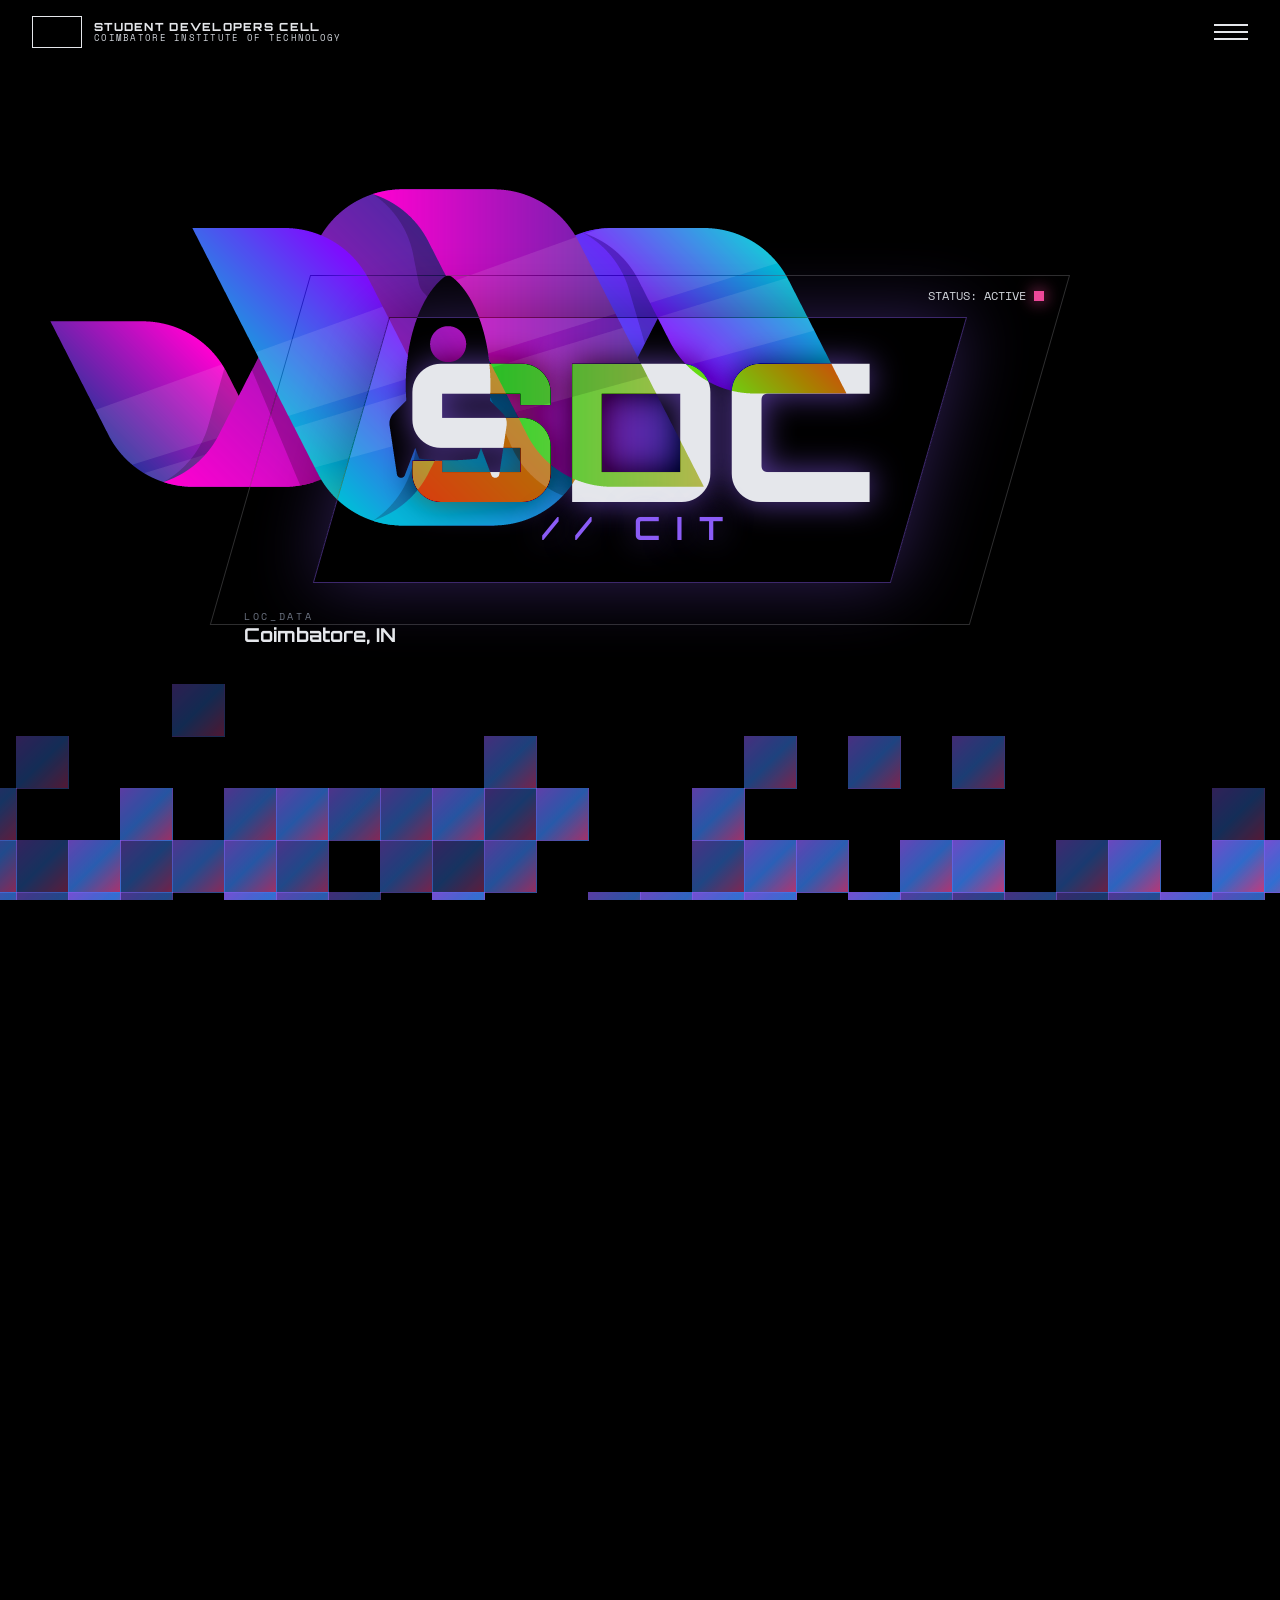
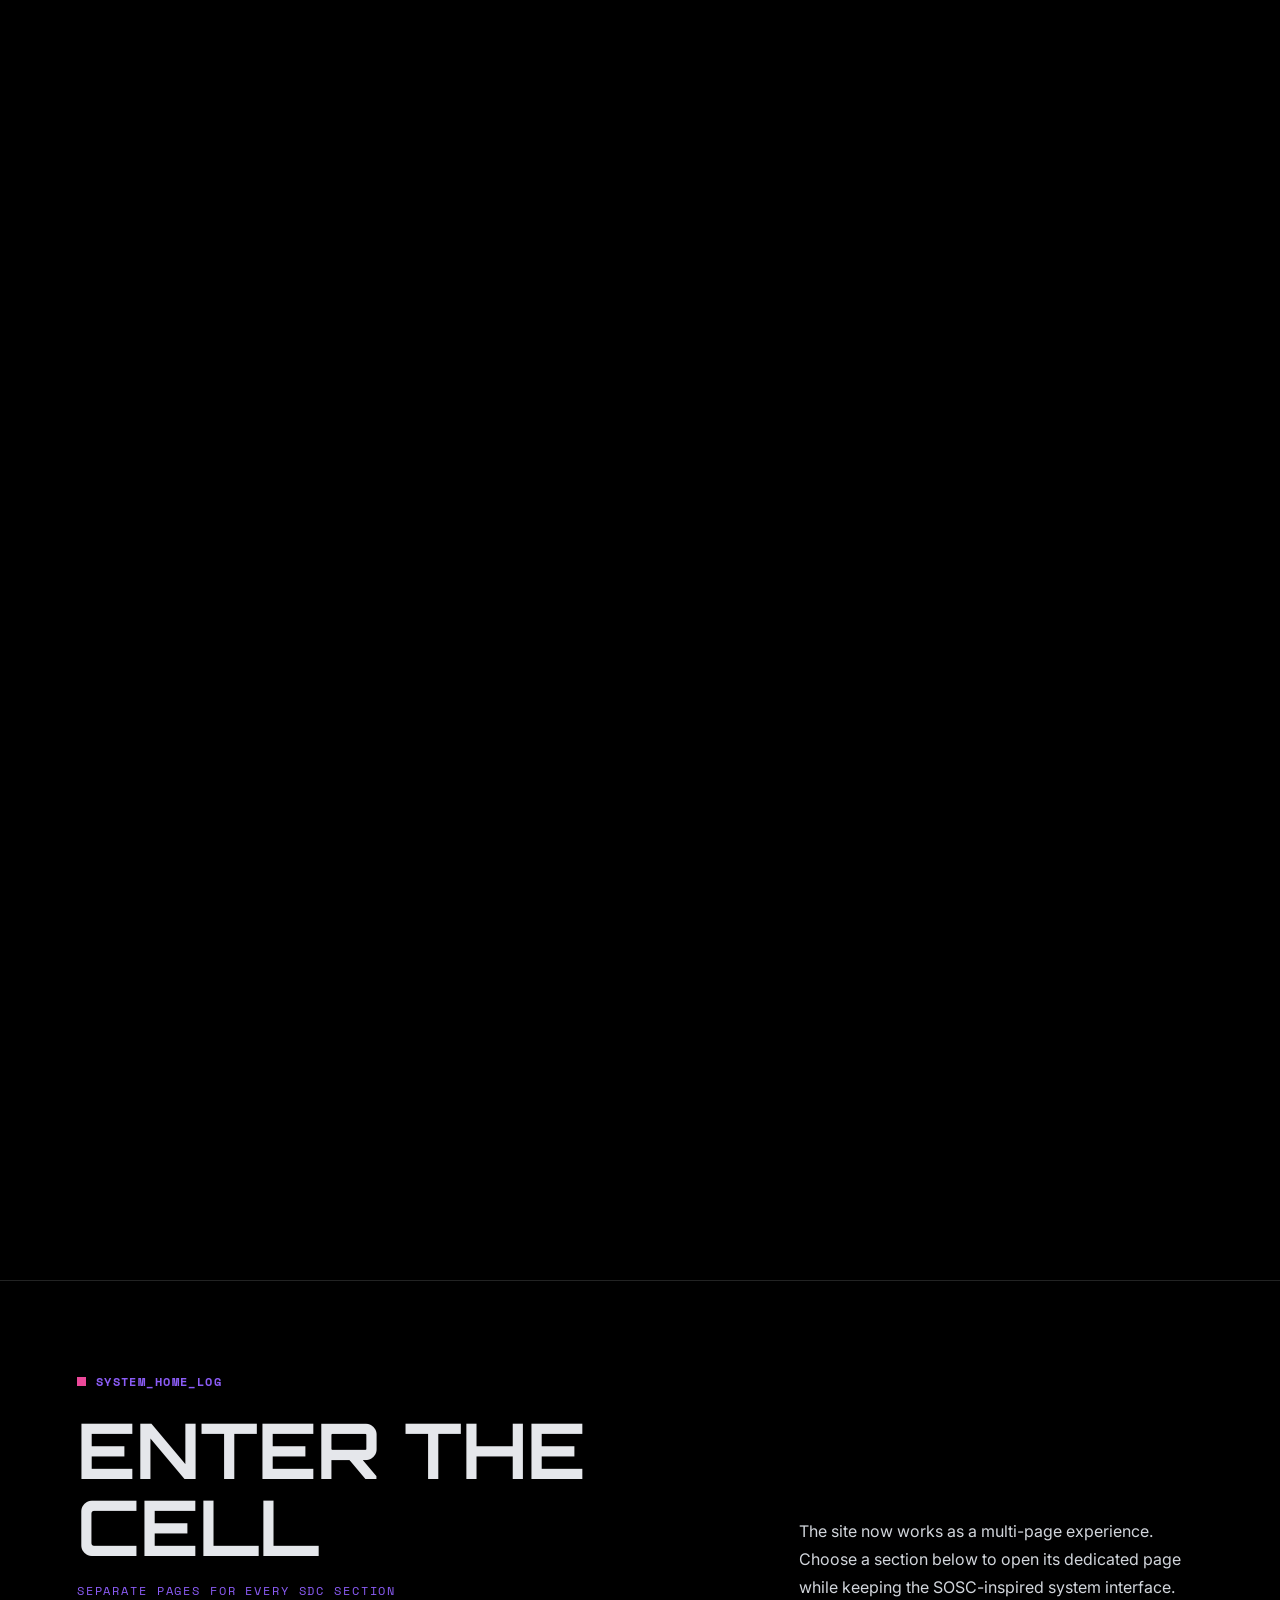
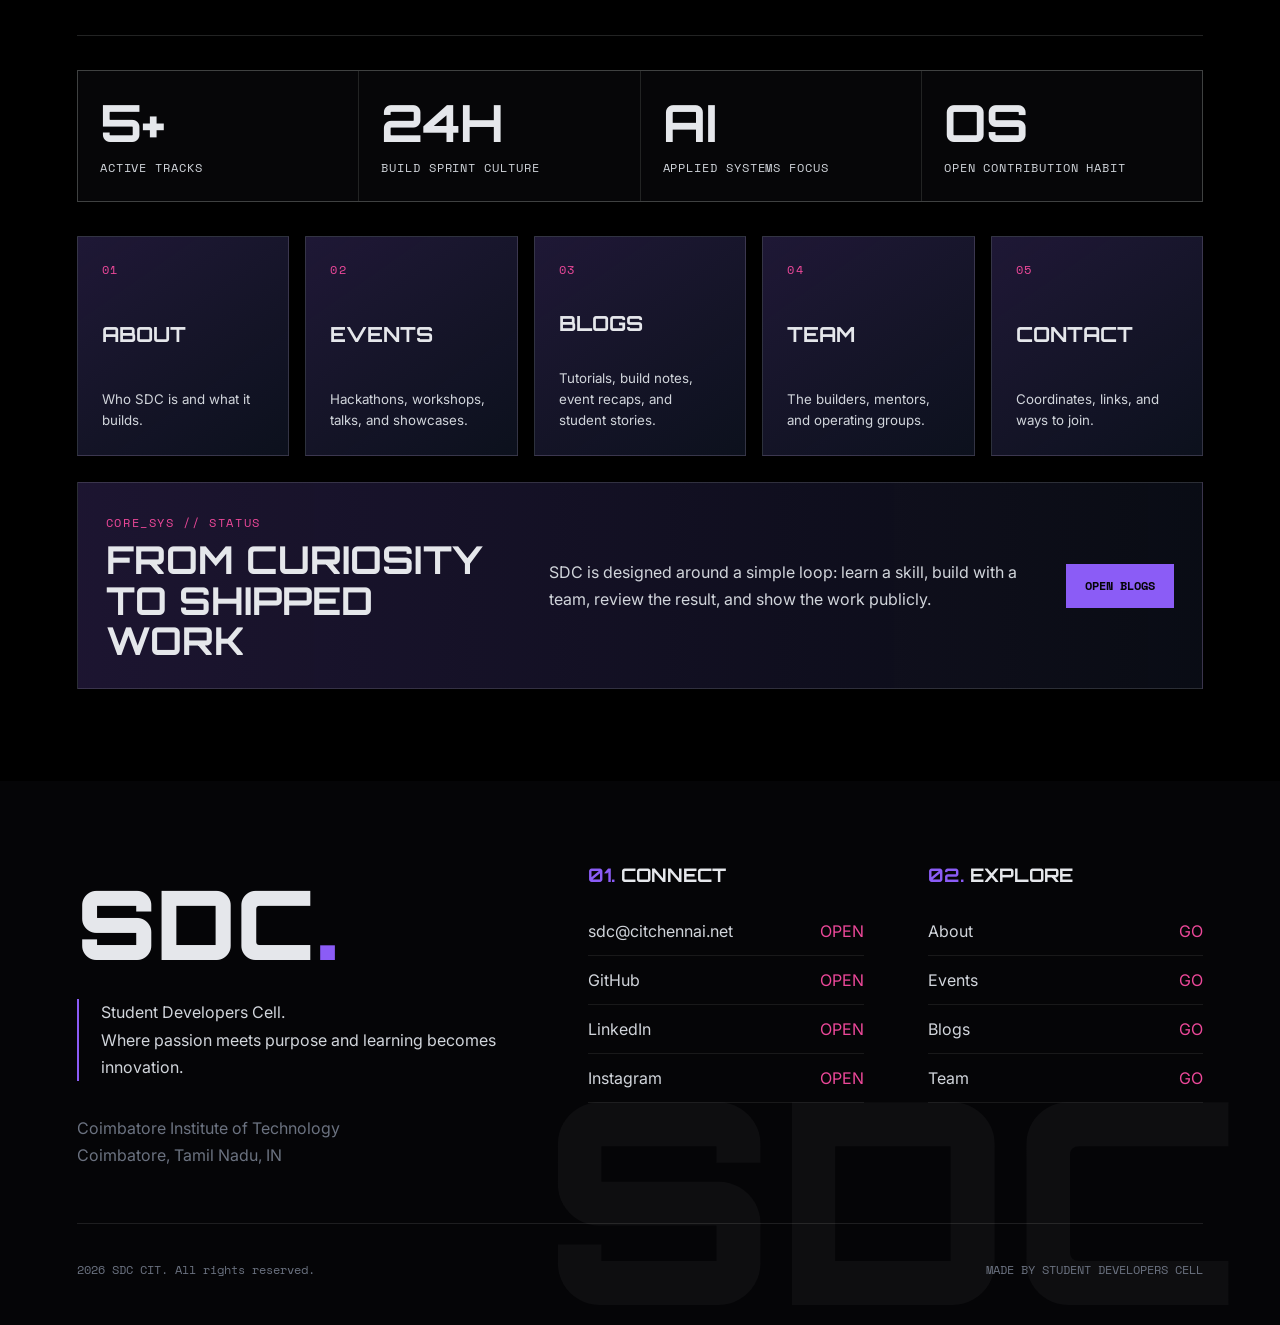
<file: index.html>
<!DOCTYPE html>
<html lang="en">
  <head>
    <meta charset="UTF-8" />
    <meta name="viewport" content="width=device-width, initial-scale=1.0" />
    <meta name="description" content="Student Developers Cell at Coimbatore Institute of Technology." />
    <title>Student Developers Cell - CIT</title>
    <link rel="preconnect" href="https://fonts.googleapis.com" />
    <link rel="preconnect" href="https://fonts.gstatic.com" crossorigin />
    <link
      href="https://fonts.googleapis.com/css2?family=Inter:wght@400;500;600;700;800&family=Orbitron:wght@600;700;900&family=Space+Mono&display=swap"
      rel="stylesheet"
    />
    <link rel="stylesheet" href="styles.css" />
  </head>
  <body>
    <nav class="site-nav" aria-label="Primary navigation">
      <a class="brand" href="index.html" aria-label="Student Developers Cell home">
        <span class="brand-mark" aria-hidden="true"><img src="assets/logo.png" alt="" /></span>
        <span class="brand-copy">
          <span>Student Developers Cell</span>
          <small>Coimbatore Institute of Technology</small>
        </span>
      </a>
      <button class="menu-toggle" id="menuToggle" aria-label="Toggle menu" aria-expanded="false">
        <span></span><span></span><span></span>
      </button>
    </nav>

    <div class="menu-panel" id="menuPanel" aria-hidden="true">
      <div class="menu-bg"></div>
      <div class="menu-topline">
        <span>OPEN SOURCE</span><b>/</b><span>INNOVATION</span><b>/</b><span>COLLABORATION</span>
      </div>
      <div class="menu-pagination">
        <button data-target="index.html">HOME</button>
        <button data-target="about.html">ABOUT</button>
        <button data-target="events.html">EVENTS</button>
        <button data-target="blogs.html">BLOGS</button>
        <button data-target="team.html">TEAM</button>
        <button data-target="contact.html">CONTACT</button>
      </div>
      <div class="menu-links">
        <a href="index.html"><span>01</span>HOME</a>
        <a href="about.html"><span>02</span>ABOUT</a>
        <a href="events.html"><span>03</span>EVENTS</a>
        <a href="blogs.html"><span>04</span>BLOGS</a>
        <a href="team.html"><span>05</span>TEAM</a>
        <a href="contact.html"><span>06</span>CONTACT</a>
      </div>
      <p class="menu-brief">
        At Student Developers Cell, we believe in building innovation through collaboration,
        empowering students with modern technology, and creating a strong ecosystem where
        ideas become shipped products. We encourage hands-on learning, peer mentorship,
        open contribution, and community-driven projects.
      </p>
    </div>

    <main>
      <section class="hero-stage" aria-label="SDC launch hero">
        <div id="landingSpacer" class="landing-spacer"></div>
        <div class="hero-fixed" id="heroFixed">
          <div class="hero-grid" id="heroGrid"></div>
          <div class="hero-orbit" id="heroOrbit">
            <div class="status-chip"><span>STATUS: ACTIVE</span><i></i></div>
            <div class="loc-chip">
              <small>LOC_DATA</small>
              <strong>Coimbatore, IN</strong>
            </div>
            <div class="hero-emblem" aria-hidden="true">
              <span>SDC</span>
              <b>// CIT</b>
            </div>
          </div>
          <div class="hero-title-wrap" id="heroTitleWrap">
            <p class="hero-kicker">Student Developers Cell / Coimbatore Institute of Technology</p>
            <h1><span>BUILDERS</span><span>DEFINE THE FUTURE</span></h1>
            <p class="hero-subcopy">
              A student community for coders, creators, and problem-solvers who turn real
              challenges into shipped products, technical depth, and impact.
            </p>
          </div>
        </div>
      </section>

      <section class="section-shell home-gateway">
        <div class="section-log"><span></span>SYSTEM_HOME_LOG</div>
        <div class="section-heading">
          <div>
            <h2>Enter The Cell</h2>
            <p>Separate pages for every SDC section</p>
          </div>
          <p>
            The site now works as a multi-page experience. Choose a section below to open
            its dedicated page while keeping the SOSC-inspired system interface.
          </p>
        </div>
        <div class="metric-strip reveal">
          <article><strong>5+</strong><span>Active tracks</span></article>
          <article><strong>24H</strong><span>Build sprint culture</span></article>
          <article><strong>AI</strong><span>Applied systems focus</span></article>
          <article><strong>OS</strong><span>Open contribution habit</span></article>
        </div>
        <div class="gateway-grid reveal">
          <a href="about.html"><span>01</span><strong>About</strong><small>Who SDC is and what it builds.</small></a>
          <a href="events.html"><span>02</span><strong>Events</strong><small>Hackathons, workshops, talks, and showcases.</small></a>
          <a href="blogs.html"><span>03</span><strong>Blogs</strong><small>Tutorials, build notes, event recaps, and student stories.</small></a>
          <a href="team.html"><span>04</span><strong>Team</strong><small>The builders, mentors, and operating groups.</small></a>
          <a href="contact.html"><span>05</span><strong>Contact</strong><small>Coordinates, links, and ways to join.</small></a>
        </div>
        <div class="command-panel reveal">
          <div>
            <span>CORE_SYS // STATUS</span>
            <h3>From curiosity to shipped work</h3>
          </div>
          <p>
            SDC is designed around a simple loop: learn a skill, build with a team,
            review the result, and show the work publicly.
          </p>
          <a href="blogs.html">Open Blogs</a>
        </div>
      </section>
    </main>

    <footer class="site-footer">
      <div class="footer-watermark">SDC</div>
      <div class="footer-grid">
        <div class="footer-brand">
          <a href="index.html">SDC<span>.</span></a>
          <p>Student Developers Cell.<br />Where passion meets purpose and learning becomes innovation.</p>
          <address>Coimbatore Institute of Technology<br />Coimbatore, Tamil Nadu, IN</address>
        </div>
        <div>
          <h3><span>01.</span> CONNECT</h3>
          <ul>
            <li><a href="mailto:sdc@citchennai.net">sdc@citchennai.net <span>OPEN</span></a></li>
            <li><a href="#">GitHub <span>OPEN</span></a></li>
            <li><a href="#">LinkedIn <span>OPEN</span></a></li>
            <li><a href="#">Instagram <span>OPEN</span></a></li>
          </ul>
        </div>
        <div>
          <h3><span>02.</span> EXPLORE</h3>
          <ul>
            <li><a href="about.html">About <span>GO</span></a></li>
            <li><a href="events.html">Events <span>GO</span></a></li>
            <li><a href="blogs.html">Blogs <span>GO</span></a></li>
            <li><a href="team.html">Team <span>GO</span></a></li>
          </ul>
        </div>
      </div>
      <div class="footer-bottom">
        <p>2026 SDC CIT. All rights reserved.</p>
        <p>MADE BY STUDENT DEVELOPERS CELL</p>
      </div>
    </footer>

    <script src="script.js"></script>
  </body>
</html>
</file>
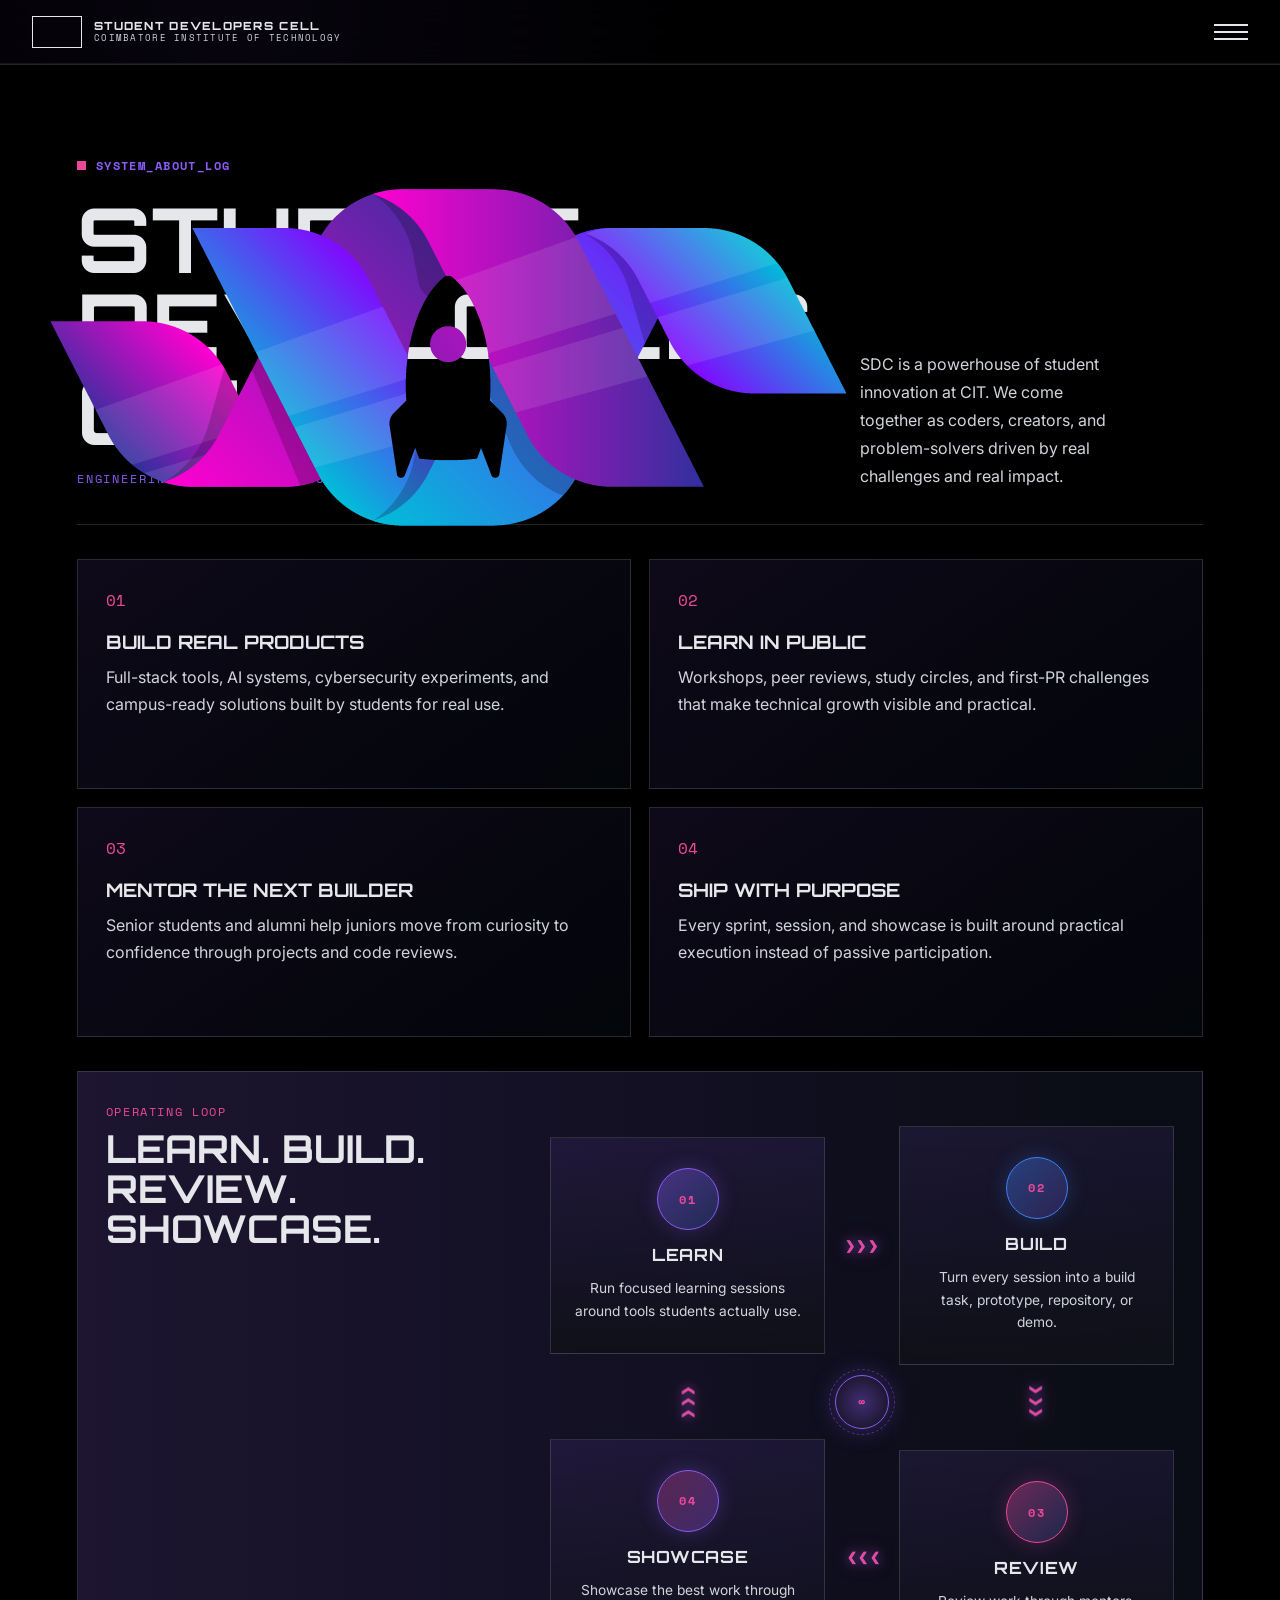
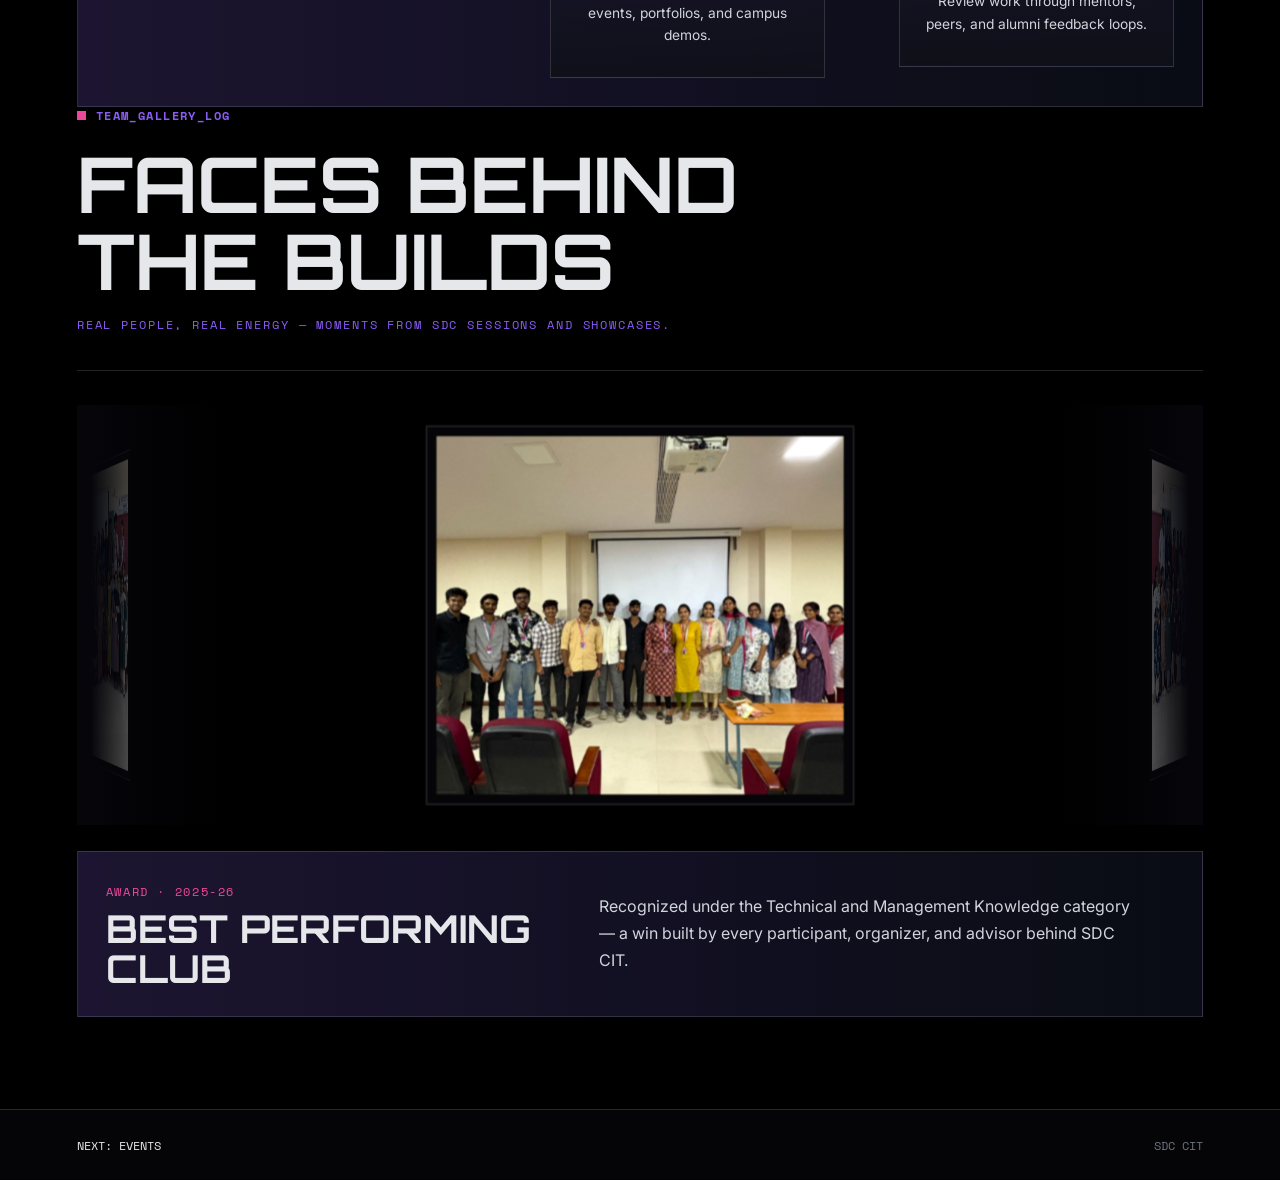
<file: about.html>
<!DOCTYPE html>
<html lang="en">
  <head>
    <meta charset="UTF-8" />
    <meta name="viewport" content="width=device-width, initial-scale=1.0" />
    <title>About - Student Developers Cell</title>
    <link rel="preconnect" href="https://fonts.googleapis.com" />
    <link rel="preconnect" href="https://fonts.gstatic.com" crossorigin />
    <link href="https://fonts.googleapis.com/css2?family=Inter:wght@400;500;600;700;800&family=Orbitron:wght@600;700;900&family=Space+Mono&display=swap" rel="stylesheet" />
    <link rel="stylesheet" href="styles.css" />
    <style>
      .loop-square {
        position: relative;
        display: grid;
        grid-template-columns: 1fr auto 1fr;
        grid-template-areas:
          "step1 arrow-top step2"
          "arrow-left hub arrow-right"
          "step4 arrow-bottom step3";
        align-items: center;
        justify-items: center;
        gap: 10px;
        margin-top: 26px;
      }
      .loop-step { width: 100%; display: flex; flex-direction: column; align-items: center; text-align: center; gap: 12px; padding: 30px 22px; border: 1px solid var(--line); background: linear-gradient(180deg, rgba(139, 92, 246, 0.1), rgba(15, 16, 24, 0.92)); transition: transform 220ms ease, border-color 220ms ease, box-shadow 220ms ease, opacity 620ms ease; }
      .loop-step:hover { transform: translateY(-4px); border-color: rgba(139, 92, 246, 0.65); box-shadow: 0 0 30px rgba(139, 92, 246, 0.16); }
      .loop-icon { width: 62px; height: 62px; border-radius: 50%; display: flex; align-items: center; justify-content: center; border: 1px solid var(--purple); background: linear-gradient(135deg, rgba(139, 92, 246, 0.4), rgba(59, 130, 246, 0.2)); color: var(--white); font-family: Orbitron, monospace; font-weight: 700; font-size: 1.05rem; box-shadow: 0 0 20px rgba(139, 92, 246, 0.25); }
      .step2 .loop-icon { border-color: var(--blue); background: linear-gradient(135deg, rgba(59, 130, 246, 0.4), rgba(139, 92, 246, 0.2)); box-shadow: 0 0 20px rgba(59, 130, 246, 0.25); }
      .step3 .loop-icon { border-color: var(--pink); background: linear-gradient(135deg, rgba(236, 72, 153, 0.4), rgba(59, 130, 246, 0.18)); box-shadow: 0 0 20px rgba(236, 72, 153, 0.25); }
      .step4 .loop-icon { border-color: var(--purple); background: linear-gradient(135deg, rgba(236, 72, 153, 0.3), rgba(139, 92, 246, 0.32)); box-shadow: 0 0 20px rgba(139, 92, 246, 0.28); }
      .loop-step h4 { margin: 2px 0 0; color: var(--white); font-family: Orbitron, monospace; text-transform: uppercase; letter-spacing: 0.04em; font-size: 1.05rem; }
      .loop-step p { margin: 0; color: var(--secondary); font-size: 0.86rem; line-height: 1.65; }
      .step1 { grid-area: step1; }
      .step2 { grid-area: step2; }
      .step3 { grid-area: step3; }
      .step4 { grid-area: step4; }
      .pos-top { grid-area: arrow-top; }
      .pos-right { grid-area: arrow-right; }
      .pos-bottom { grid-area: arrow-bottom; }
      .pos-left { grid-area: arrow-left; }
      .loop-hub { grid-area: hub; position: relative; width: 54px; height: 54px; border-radius: 50%; display: flex; align-items: center; justify-content: center; color: var(--white); font-family: Orbitron, monospace; font-weight: 900; font-size: 1.3rem; background: radial-gradient(circle, rgba(139, 92, 246, 0.4), rgba(15, 16, 24, 0.92)); border: 1px solid var(--purple); box-shadow: 0 0 24px rgba(139, 92, 246, 0.35); }
      .loop-hub::before { content: ""; position: absolute; inset: -7px; border-radius: 50%; border: 1px dashed rgba(139, 92, 246, 0.45); animation: loop-spin 7s linear infinite; }
      @keyframes loop-spin { to { transform: rotate(360deg); } }
      @keyframes loop-flow { 0%, 100% { opacity: 0.3; } 50% { opacity: 1; } }
      .loop-chevron {
        display: inline-block;
        font-family: Arial, Helvetica, sans-serif;
        font-weight: 900;
        font-size: 1.15rem;
        letter-spacing: -7px;
        line-height: 1;
        padding: 0 4px;
        background: linear-gradient(90deg, var(--purple), var(--blue), var(--pink));
        -webkit-background-clip: text;
        background-clip: text;
        color: transparent;
        filter: drop-shadow(0 0 5px rgba(139, 92, 246, 0.55)) drop-shadow(0 0 9px rgba(236, 72, 153, 0.28));
        animation: loop-flow 2.4s ease-in-out infinite;
      }
      .pos-top .loop-chevron { transform: rotate(0deg); animation-delay: 0s; }
      .pos-right .loop-chevron { transform: rotate(90deg); animation-delay: 0.6s; }
      .pos-bottom .loop-chevron { transform: rotate(180deg); animation-delay: 1.2s; }
      .pos-left .loop-chevron { transform: rotate(-90deg); animation-delay: 1.8s; }
      .loop-square .loop-step:nth-of-type(1) { transition-delay: 0ms; }
      .loop-square .loop-step:nth-of-type(2) { transition-delay: 120ms; }
      .loop-square .loop-step:nth-of-type(3) { transition-delay: 240ms; }
      .loop-square .loop-step:nth-of-type(4) { transition-delay: 360ms; }
      .loop-return { display: none; align-items: center; justify-content: center; gap: 10px; margin-top: 22px; padding-top: 18px; border-top: 1px dashed var(--line); color: var(--pink); font-family: "Space Mono", monospace; font-size: 0.76rem; letter-spacing: 0.15em; text-transform: uppercase; }
      .coverflow { position: relative; height: 420px; margin-top: 34px; display: flex; align-items: center; justify-content: center; overflow: hidden; perspective: 1500px; }
      .coverflow-ring { position: relative; width: 360px; height: 280px; transform-style: preserve-3d; animation: coverflow-spin 55s linear infinite; }
      .cf-slide { position: absolute; inset: 0; padding: 6px; border: 1px solid var(--line); background: #050508; box-shadow: 0 24px 50px rgba(0, 0, 0, 0.55); backface-visibility: hidden; }
      .cf-slide img { width: 100%; height: 100%; object-fit: cover; display: block; filter: contrast(1.05); }
      .coverflow::before, .coverflow::after { content: ""; position: absolute; top: 0; bottom: 0; width: 140px; z-index: 2; pointer-events: none; }
      .coverflow::before { left: 0; background: linear-gradient(90deg, #05050a 10%, transparent 100%); }
      .coverflow::after { right: 0; background: linear-gradient(270deg, #05050a 10%, transparent 100%); }
      @keyframes coverflow-spin { from { transform: rotateY(0deg); } to { transform: rotateY(-360deg); } }
      @media (max-width: 900px) {
        .coverflow { height: 300px; }
        .coverflow-ring { width: 240px; height: 180px; }
      }
      @media (max-width: 900px) {
        .loop-square {
          grid-template-columns: 1fr;
          grid-template-areas:
            "step1"
            "arrow-top"
            "step2"
            "arrow-right"
            "hub"
            "step3"
            "arrow-bottom"
            "step4"
            "arrow-left";
        }
        .pos-top .loop-chevron,
        .pos-right .loop-chevron,
        .pos-bottom .loop-chevron { transform: rotate(90deg); }
        .loop-return { display: flex; }
        .loop-step { box-shadow: 0 0 24px rgba(139, 92, 246, 0.14); }
      }
    </style>
  </head>
  <body class="inner-page">
    <nav class="site-nav" aria-label="Primary navigation">
      <a class="brand" href="index.html" aria-label="Student Developers Cell home"><span class="brand-mark"><img src="assets/logo.png" alt="" /></span><span class="brand-copy"><span>Student Developers Cell</span><small>Coimbatore Institute of Technology</small></span></a>
      <button class="menu-toggle" id="menuToggle" aria-label="Toggle menu" aria-expanded="false"><span></span><span></span><span></span></button>
    </nav>
    <div class="menu-panel" id="menuPanel" aria-hidden="true">
      <div class="menu-bg"></div><div class="menu-topline"><span>OPEN SOURCE</span><b>/</b><span>INNOVATION</span><b>/</b><span>COLLABORATION</span></div>
      <div class="menu-pagination"><button data-target="index.html">HOME</button><button data-target="about.html">ABOUT</button><button data-target="events.html">EVENTS</button><button data-target="blogs.html">BLOGS</button><button data-target="team.html">TEAM</button><button data-target="contact.html">CONTACT</button></div>
      <div class="menu-links"><a href="index.html"><span>01</span>HOME</a><a href="about.html"><span>02</span>ABOUT</a><a href="events.html"><span>03</span>EVENTS</a><a href="blogs.html"><span>04</span>BLOGS</a><a href="team.html"><span>05</span>TEAM</a><a href="contact.html"><span>06</span>CONTACT</a></div>
      <p class="menu-brief">At Student Developers Cell, we believe in building innovation through collaboration, empowering students with modern technology, and creating a strong ecosystem where ideas become shipped products. We encourage hands-on learning, peer mentorship, open contribution, and community-driven projects.</p>
    </div>
    <main class="page-main">
      <section class="section-shell page-hero">
        <div class="section-log"><span></span>SYSTEM_ABOUT_LOG</div>
        <div class="section-heading">
          <div><h1>Student Developers Cell</h1><p>Engineering / Execution / Community</p></div>
          <p>SDC is a powerhouse of student innovation at CIT. We come together as coders, creators, and problem-solvers driven by real challenges and real impact.</p>
        </div>
        <div class="about-grid reveal">
          <article><span>01</span><h3>Build Real Products</h3><p>Full-stack tools, AI systems, cybersecurity experiments, and campus-ready solutions built by students for real use.</p></article>
          <article><span>02</span><h3>Learn In Public</h3><p>Workshops, peer reviews, study circles, and first-PR challenges that make technical growth visible and practical.</p></article>
          <article><span>03</span><h3>Mentor The Next Builder</h3><p>Senior students and alumni help juniors move from curiosity to confidence through projects and code reviews.</p></article>
          <article><span>04</span><h3>Ship With Purpose</h3><p>Every sprint, session, and showcase is built around practical execution instead of passive participation.</p></article>
        </div>
        <div class="split-panel reveal">
          <div>
            <span>OPERATING LOOP</span>
            <h2>Learn. Build. Review. Showcase.</h2>
          </div>
          <div class="loop-square">
            <article class="loop-step reveal step1">
              <span class="loop-icon">01</span>
              <h4>Learn</h4>
              <p>Run focused learning sessions around tools students actually use.</p>
            </article>
            <span class="pos-top"><span class="loop-chevron">❯❯❯</span></span>
            <article class="loop-step reveal step2">
              <span class="loop-icon">02</span>
              <h4>Build</h4>
              <p>Turn every session into a build task, prototype, repository, or demo.</p>
            </article>
            <span class="pos-right"><span class="loop-chevron">❯❯❯</span></span>
            <span class="loop-hub">∞</span>
            <article class="loop-step reveal step3">
              <span class="loop-icon">03</span>
              <h4>Review</h4>
              <p>Review work through mentors, peers, and alumni feedback loops.</p>
            </article>
            <span class="pos-bottom"><span class="loop-chevron">❯❯❯</span></span>
            <article class="loop-step reveal step4">
              <span class="loop-icon">04</span>
              <h4>Showcase</h4>
              <p>Showcase the best work through events, portfolios, and campus demos.</p>
            </article>
            <span class="pos-left"><span class="loop-chevron">❯❯❯</span></span>
          </div>
          <div class="loop-return">↺ Cycle repeats — step 04 feeds back into step 01</div>
        </div>
        <div class="section-log reveal"><span></span>TEAM_GALLERY_LOG</div>
        <div class="section-heading compact reveal">
          <div><h2>Faces Behind The Builds</h2><p>Real people, real energy — moments from SDC sessions and showcases.</p></div>
        </div>
        <div class="coverflow reveal">
          <div class="coverflow-ring">
            <figure class="cf-slide" style="transform: rotateY(0deg) translateZ(520px);"><img src="assets/team-1.jpg" alt="SDC CIT members group photo" loading="lazy" /></figure>
            <figure class="cf-slide" style="transform: rotateY(60deg) translateZ(520px);"><img src="assets/team-2.jpg" alt="SDC CIT members group photo" loading="lazy" /></figure>
            <figure class="cf-slide" style="transform: rotateY(120deg) translateZ(520px);"><img src="assets/team-1.jpg" alt="SDC CIT members group photo" loading="lazy" /></figure>
            <figure class="cf-slide" style="transform: rotateY(180deg) translateZ(520px);"><img src="assets/team-2.jpg" alt="SDC CIT members group photo" loading="lazy" /></figure>
            <figure class="cf-slide" style="transform: rotateY(240deg) translateZ(520px);"><img src="assets/team-1.jpg" alt="SDC CIT members group photo" loading="lazy" /></figure>
            <figure class="cf-slide" style="transform: rotateY(300deg) translateZ(520px);"><img src="assets/team-2.jpg" alt="SDC CIT members group photo" loading="lazy" /></figure>
          </div>
        </div>
        <div class="command-panel reveal">
          <div>
            <span>AWARD · 2025-26</span>
            <h3>Best Performing Club</h3>
          </div>
          <p>Recognized under the Technical and Management Knowledge category — a win built by every participant, organizer, and advisor behind SDC CIT.</p>
        </div>
      </section>
    </main>
    <footer class="mini-footer"><a href="events.html">Next: Events</a><span>SDC CIT</span></footer>
    <script src="script.js"></script>
  </body>
</html>
</file>
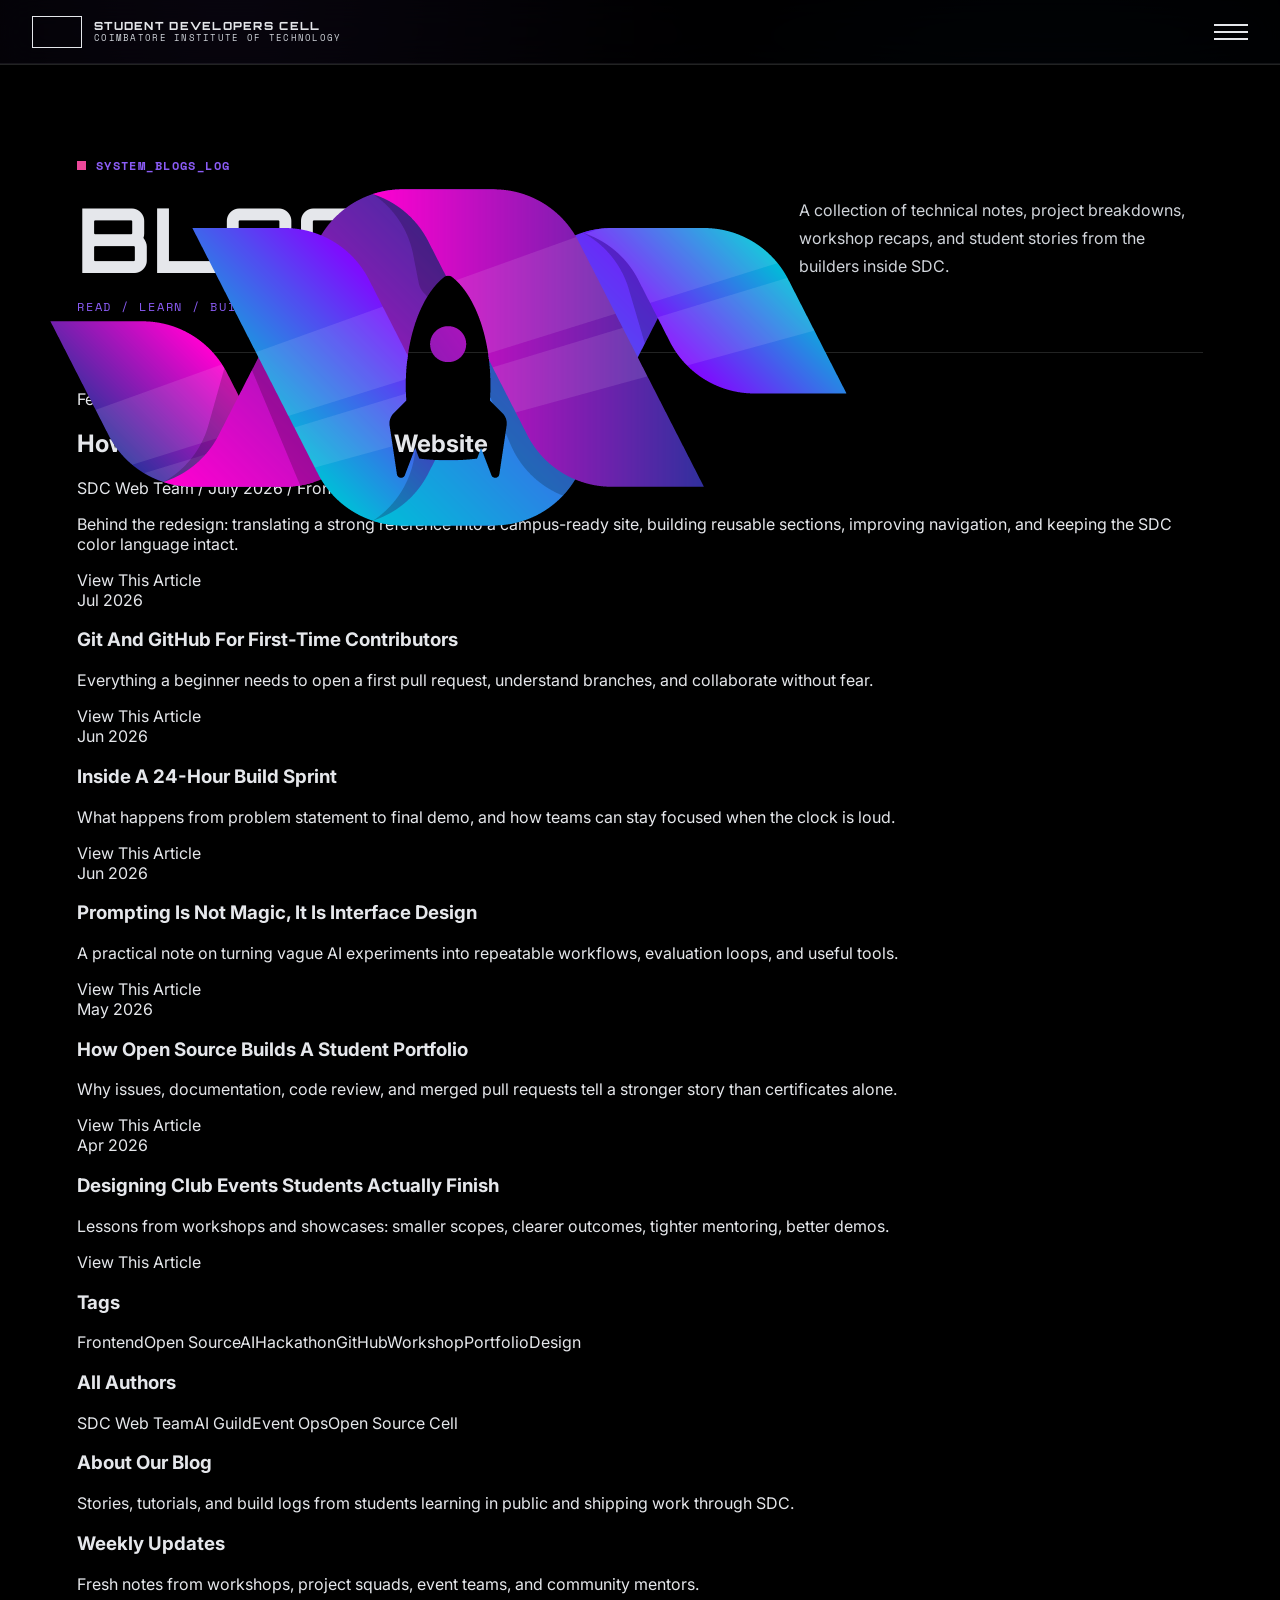
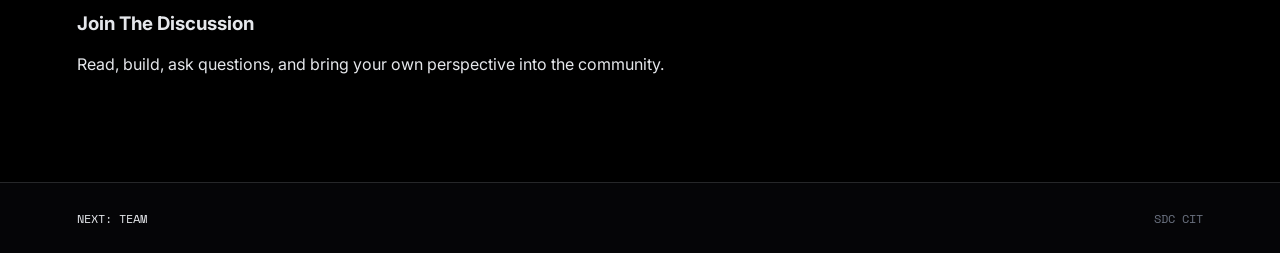
<file: blogs.html>
<!DOCTYPE html>
<html lang="en">
  <head>
    <meta charset="UTF-8" />
    <meta name="viewport" content="width=device-width, initial-scale=1.0" />
    <title>Blogs - Student Developers Cell</title>
    <meta name="description" content="Read tutorials, event stories, project notes, and engineering reflections from the Student Developers Cell at CIT." />
    <link rel="preconnect" href="https://fonts.googleapis.com" />
    <link rel="preconnect" href="https://fonts.gstatic.com" crossorigin />
    <link href="https://fonts.googleapis.com/css2?family=Inter:wght@400;500;600;700;800&family=Orbitron:wght@600;700;900&family=Space+Mono&display=swap" rel="stylesheet" />
    <link rel="stylesheet" href="styles.css" />
  </head>
  <body class="inner-page">
    <nav class="site-nav" aria-label="Primary navigation">
      <a class="brand" href="index.html" aria-label="Student Developers Cell home"><span class="brand-mark" aria-hidden="true"><img src="assets/logo.png" alt="" /></span><span class="brand-copy"><span>Student Developers Cell</span><small>Coimbatore Institute of Technology</small></span></a>
      <button class="menu-toggle" id="menuToggle" aria-label="Toggle menu" aria-expanded="false"><span></span><span></span><span></span></button>
    </nav>
    <div class="menu-panel" id="menuPanel" aria-hidden="true">
      <div class="menu-bg"></div><div class="menu-topline"><span>OPEN SOURCE</span><b>/</b><span>INNOVATION</span><b>/</b><span>COLLABORATION</span></div>
      <div class="menu-pagination"><button data-target="index.html">HOME</button><button data-target="about.html">ABOUT</button><button data-target="events.html">EVENTS</button><button data-target="blogs.html">BLOGS</button><button data-target="team.html">TEAM</button><button data-target="contact.html">CONTACT</button></div>
      <div class="menu-links"><a href="index.html"><span>01</span>HOME</a><a href="about.html"><span>02</span>ABOUT</a><a href="events.html"><span>03</span>EVENTS</a><a href="blogs.html"><span>04</span>BLOGS</a><a href="team.html"><span>05</span>TEAM</a><a href="contact.html"><span>06</span>CONTACT</a></div>
      <p class="menu-brief">At Student Developers Cell, we believe in building innovation through collaboration, empowering students with modern technology, and creating a strong ecosystem where ideas become shipped products. We encourage hands-on learning, peer mentorship, open contribution, and community-driven projects.</p>
    </div>
    <main class="page-main">
      <section class="section-shell page-hero blogs-page">
        <div class="section-log"><span></span>SYSTEM_BLOGS_LOG</div>
        <div class="section-heading compact">
          <div><h1>Blogs</h1><p>Read / Learn / Build</p></div>
          <p>A collection of technical notes, project breakdowns, workshop recaps, and student stories from the builders inside SDC.</p>
        </div>

        <article class="blog-feature reveal">
          <div class="blog-feature-visual" aria-hidden="true">
            <span>Featured Post</span>
          </div>
          <div class="blog-feature-copy">
            <p>Featured Article</p>
            <h2>How We Built The New SDC Website</h2>
            <div class="blog-meta">SDC Web Team / July 2026 / Frontend / Design Systems</div>
            <p>Behind the redesign: translating a strong reference into a campus-ready site, building reusable sections, improving navigation, and keeping the SDC color language intact.</p>
            <a href="contact.html">View This Article</a>
          </div>
        </article>

        <div class="blogs-layout">
          <section class="blog-list reveal" aria-label="Latest blog posts">
            <article>
              <div><span class="blog-date">Jul 2026</span><h3>Git And GitHub For First-Time Contributors</h3></div>
              <p>Everything a beginner needs to open a first pull request, understand branches, and collaborate without fear.</p>
              <a href="contact.html">View This Article</a>
            </article>
            <article>
              <div><span class="blog-date">Jun 2026</span><h3>Inside A 24-Hour Build Sprint</h3></div>
              <p>What happens from problem statement to final demo, and how teams can stay focused when the clock is loud.</p>
              <a href="contact.html">View This Article</a>
            </article>
            <article>
              <div><span class="blog-date">Jun 2026</span><h3>Prompting Is Not Magic, It Is Interface Design</h3></div>
              <p>A practical note on turning vague AI experiments into repeatable workflows, evaluation loops, and useful tools.</p>
              <a href="contact.html">View This Article</a>
            </article>
            <article>
              <div><span class="blog-date">May 2026</span><h3>How Open Source Builds A Student Portfolio</h3></div>
              <p>Why issues, documentation, code review, and merged pull requests tell a stronger story than certificates alone.</p>
              <a href="contact.html">View This Article</a>
            </article>
            <article>
              <div><span class="blog-date">Apr 2026</span><h3>Designing Club Events Students Actually Finish</h3></div>
              <p>Lessons from workshops and showcases: smaller scopes, clearer outcomes, tighter mentoring, better demos.</p>
              <a href="contact.html">View This Article</a>
            </article>
          </section>

          <aside class="blog-sidebar reveal" aria-label="Blog sidebar">
            <section>
              <h3>Tags</h3>
              <div class="blog-tags"><span>Frontend</span><span>Open Source</span><span>AI</span><span>Hackathon</span><span>GitHub</span><span>Workshop</span><span>Portfolio</span><span>Design</span></div>
            </section>
            <section>
              <h3>All Authors</h3>
              <div class="blog-authors"><a href="team.html">SDC Web Team</a><a href="team.html">AI Guild</a><a href="team.html">Event Ops</a><a href="team.html">Open Source Cell</a></div>
            </section>
            <section>
              <h3>About Our Blog</h3>
              <p>Stories, tutorials, and build logs from students learning in public and shipping work through SDC.</p>
            </section>
            <section>
              <h3>Weekly Updates</h3>
              <p>Fresh notes from workshops, project squads, event teams, and community mentors.</p>
            </section>
            <section>
              <h3>Join The Discussion</h3>
              <p>Read, build, ask questions, and bring your own perspective into the community.</p>
            </section>
          </aside>
        </div>
      </section>
    </main>
    <footer class="mini-footer"><a href="team.html">Next: Team</a><span>SDC CIT</span></footer>
    <script src="script.js"></script>
  </body>
</html>
</file>
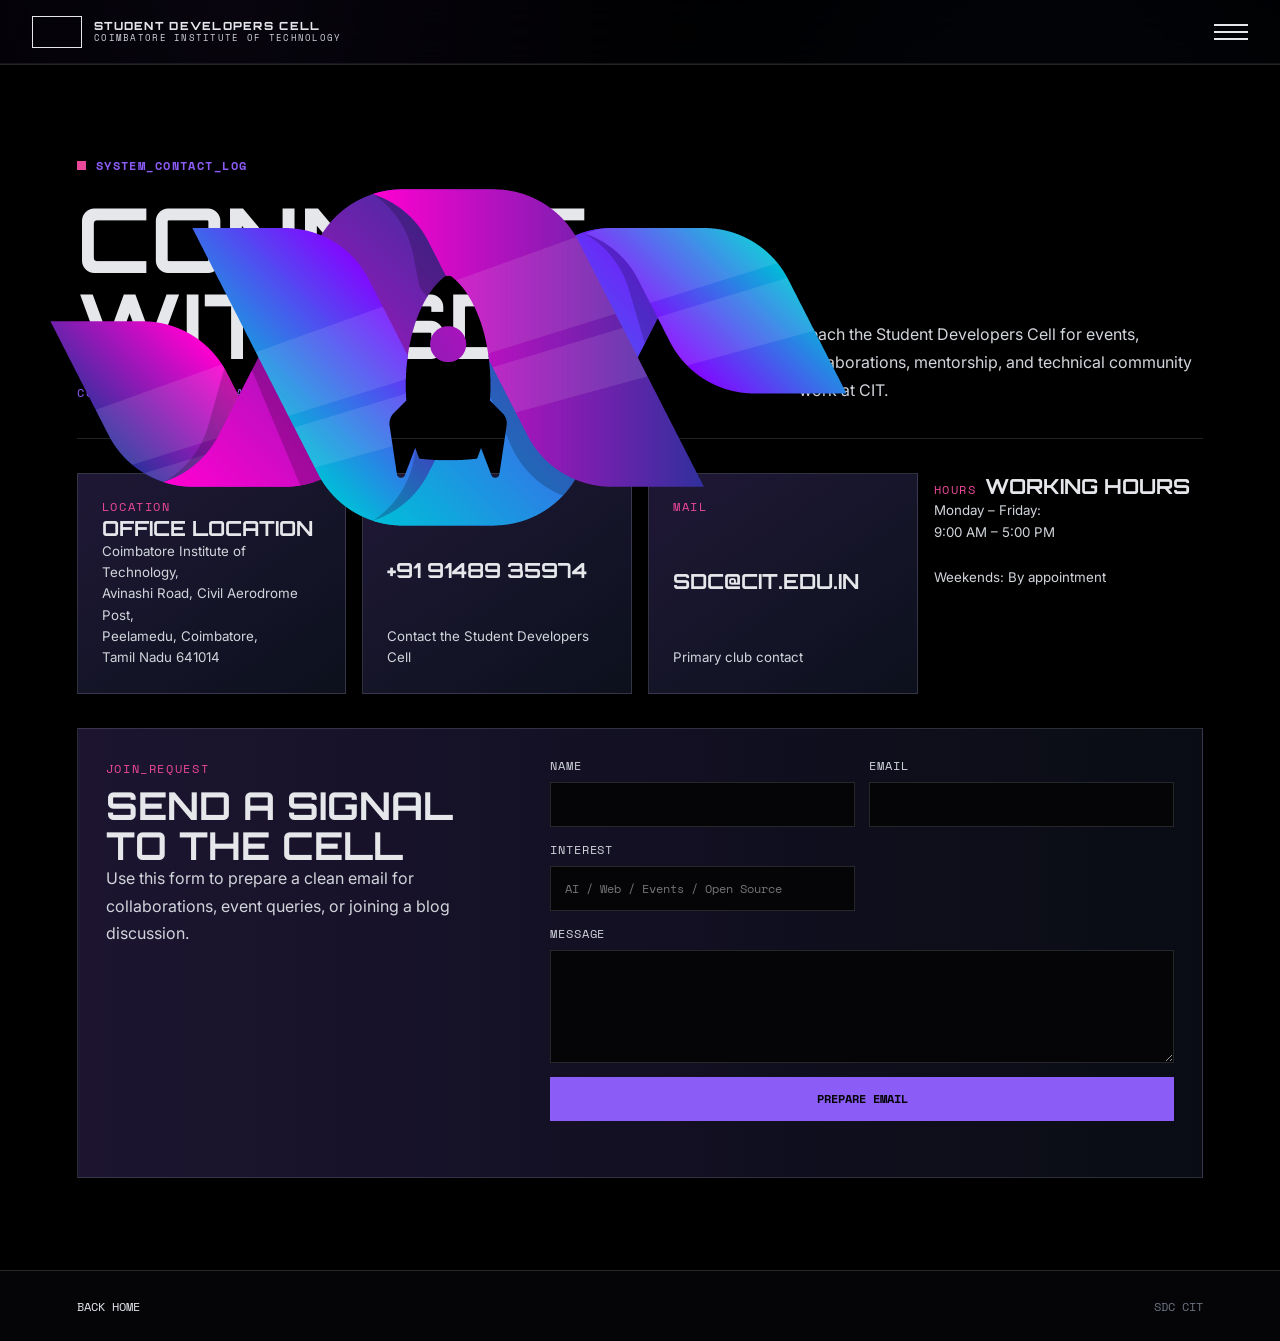
<file: contact.html>
<!DOCTYPE html>
<html lang="en">
  <head>
    <meta charset="UTF-8" />
    <meta name="viewport" content="width=device-width, initial-scale=1.0" />

    <title>Contact - Student Developers Cell</title>

    <link rel="preconnect" href="https://fonts.googleapis.com" />

    <link
      rel="preconnect"
      href="https://fonts.gstatic.com"
      crossorigin
    />

    <link
      href="https://fonts.googleapis.com/css2?family=Inter:wght@400;500;600;700;800&family=Orbitron:wght@600;700;900&family=Space+Mono&display=swap"
      rel="stylesheet"
    />

    <link rel="stylesheet" href="styles.css" />
  </head>

  <body class="inner-page">

    <nav class="site-nav" aria-label="Primary navigation">

      <a class="brand" href="index.html">

        <span class="brand-mark">
          <img
            src="assets/logo.png"
            alt="Student Developers Cell Logo"
          />
        </span>

        <span class="brand-copy">

          <span>Student Developers Cell</span>

          <small>
            Coimbatore Institute of Technology
          </small>

        </span>

      </a>


      <button
        class="menu-toggle"
        id="menuToggle"
        aria-label="Toggle menu"
        aria-expanded="false"
      >
        <span></span>
        <span></span>
        <span></span>
      </button>

    </nav>


    <div
      class="menu-panel"
      id="menuPanel"
      aria-hidden="true"
    >

      <div class="menu-bg"></div>


      <div class="menu-topline">

        <span>OPEN SOURCE</span>

        <b>/</b>

        <span>INNOVATION</span>

        <b>/</b>

        <span>COLLABORATION</span>

      </div>


      <div class="menu-pagination">

        <button data-target="index.html">
          HOME
        </button>

        <button data-target="about.html">
          ABOUT
        </button>

        <button data-target="events.html">
          EVENTS
        </button>

        <button data-target="blogs.html">
          BLOGS
        </button>

        <button data-target="team.html">
          TEAM
        </button>

      </div>


      <div class="menu-links">

        <a href="index.html">
          <span>01</span>HOME
        </a>

        <a href="about.html">
          <span>02</span>ABOUT
        </a>

        <a href="events.html">
          <span>03</span>EVENTS
        </a>

        <a href="blogs.html">
          <span>04</span>BLOGS
        </a>

        <a href="team.html">
          <span>05</span>TEAM
        </a>

        <a href="contact.html">
          <span>06</span>CONTACT
        </a>

      </div>


      <p class="menu-brief">
        At Student Developers Cell, we believe in building innovation through collaboration, empowering students with modern technology, and creating a strong ecosystem where ideas become shipped products. We encourage hands-on learning, peer mentorship, open contribution, and community-driven projects.
      </p>

    </div>


    <main class="page-main">

      <section class="section-shell page-hero">


        <div class="section-log">

          <span></span>

          SYSTEM_CONTACT_LOG

        </div>


        <div class="section-heading">

          <div>

            <h1>
              Connect With SDC
            </h1>

            <p>
              Coordinates / Contact / Join
            </p>

          </div>


          <p>
            Reach the Student Developers Cell for events,
            collaborations, mentorship, and technical community
            work at CIT.
          </p>

        </div>


        <!-- CONTACT INFORMATION -->

        <div class="contact-grid reveal">


          <!-- OFFICE LOCATION -->

          <a
            href="https://www.google.com/maps/search/?api=1&query=Coimbatore+Institute+of+Technology"
            target="_blank"
            rel="noopener noreferrer"
            aria-label="View Coimbatore Institute of Technology on Google Maps"
          >

            <span>
              LOCATION
            </span>

            <strong>
              Office Location
            </strong>

            <small>
              Coimbatore Institute of Technology,<br />
              Avinashi Road, Civil Aerodrome Post,<br />
              Peelamedu, Coimbatore,<br />
              Tamil Nadu 641014
            </small>

          </a>



          <!-- PHONE -->

          <a
            href="tel:+919148935974"
            aria-label="Call Student Developers Cell"
          >

            <span>
              CALL
            </span>

            <strong>
              +91 91489 35974
            </strong>

            <small>
              Contact the Student Developers Cell
            </small>

          </a>



          <!-- EMAIL -->

          <a
            href="mailto:sdc@cit.edu.in"
            aria-label="Email Student Developers Cell"
          >

            <span>
              MAIL
            </span>

            <strong>
              sdc@cit.edu.in
            </strong>

            <small>
              Primary club contact
            </small>

          </a>



          <!-- WORKING HOURS -->

          <div class="contact-info-card">

            <span>
              HOURS
            </span>

            <strong>
              Working Hours
            </strong>

            <small>
              Monday – Friday:<br />
              9:00 AM – 5:00 PM
              <br /><br />
              Weekends: By appointment
            </small>

          </div>

        </div>



        <!-- CONTACT FORM -->

        <div class="contact-console reveal">


          <div>

            <span>
              JOIN_REQUEST
            </span>

            <h2>
              Send a signal to the cell
            </h2>

            <p>
              Use this form to prepare a clean email for
              collaborations, event queries, or joining a blog discussion.
            </p>

          </div>



          <form
            id="contactForm"
            class="contact-form"
          >


            <label>

              Name

              <input
                name="name"
                type="text"
                autocomplete="name"
                required
              />

            </label>



            <label>

              Email

              <input
                name="email"
                type="email"
                autocomplete="email"
                required
              />

            </label>



            <label>

              Interest

              <input
                name="interest"
                type="text"
                placeholder="AI / Web / Events / Open Source"
                required
              />

            </label>



            <label>

              Message

              <textarea
                name="message"
                rows="5"
                required
              ></textarea>

            </label>



            <button type="submit">

              Prepare Email

            </button>



            <p
              class="form-status"
              role="status"
              aria-live="polite"
            ></p>


          </form>

        </div>

      </section>

    </main>



    <footer class="mini-footer">

      <a href="index.html">
        Back Home
      </a>

      <span>
        SDC CIT
      </span>

    </footer>



    <script src="script.js"></script>

  </body>
</html>
</file>
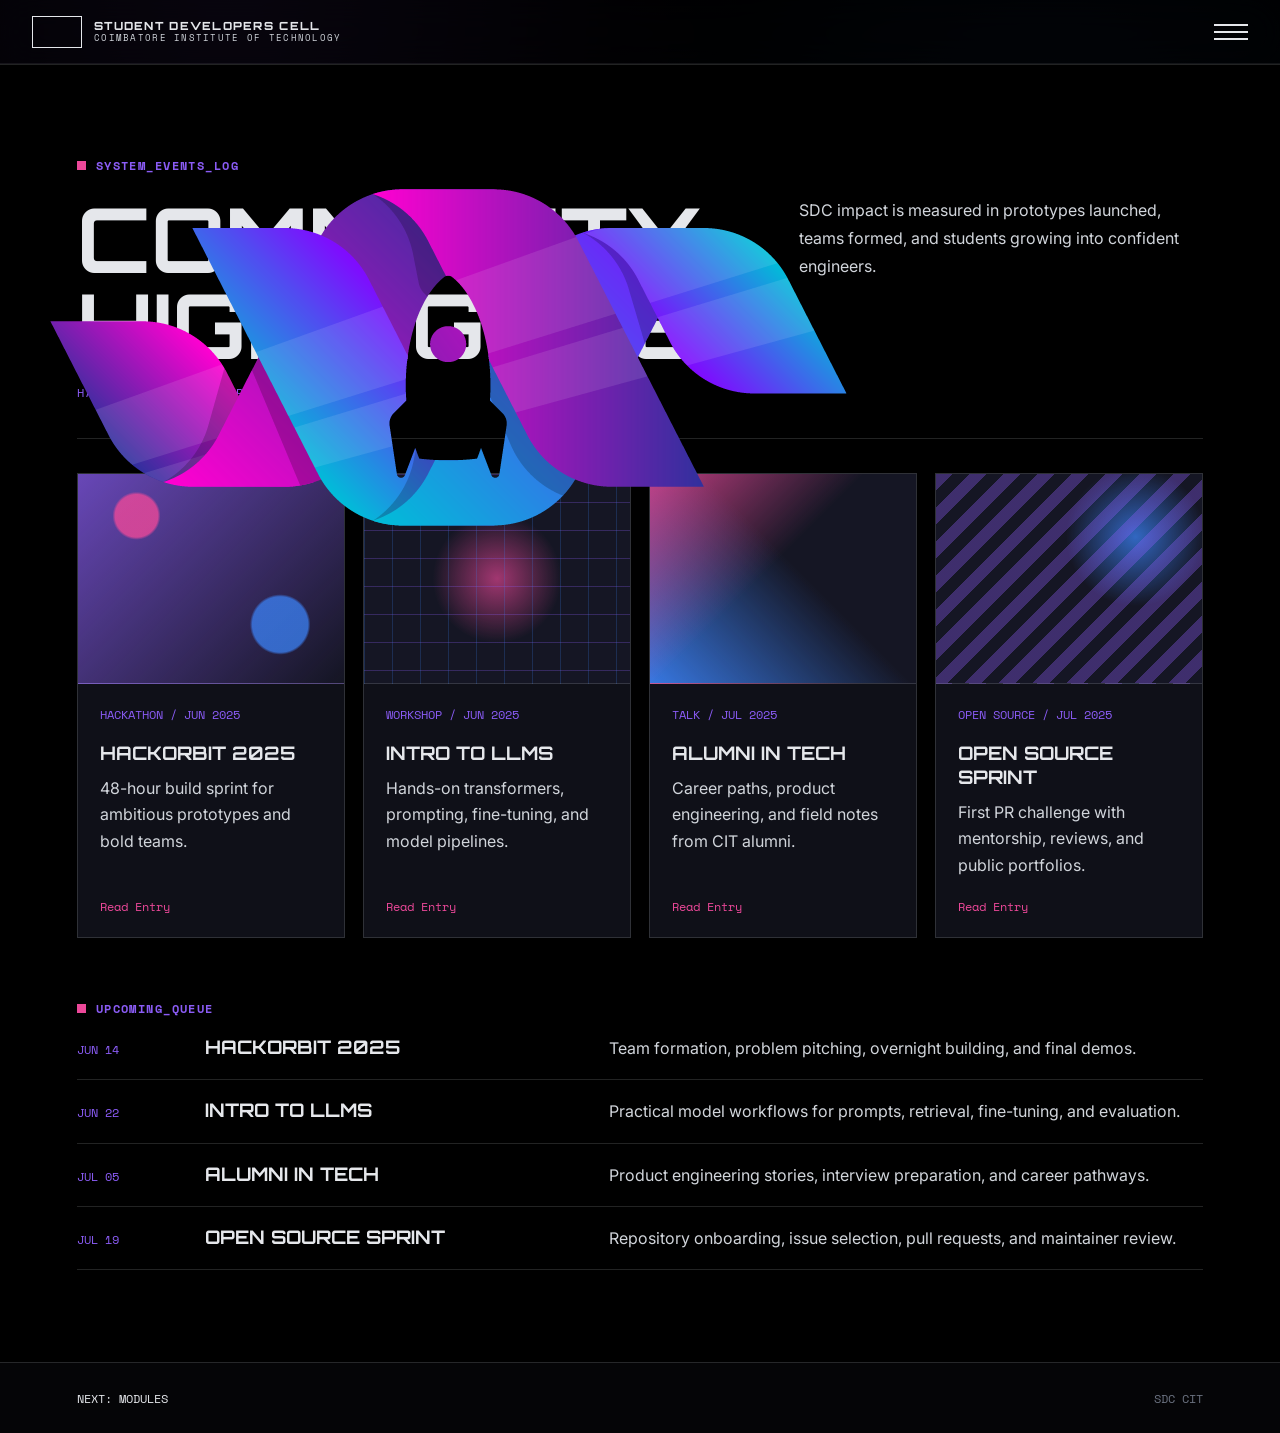
<file: events.html>
<!DOCTYPE html>
<html lang="en">
  <head>
    <meta charset="UTF-8" />
    <meta name="viewport" content="width=device-width, initial-scale=1.0" />
    <title>Events - Student Developers Cell</title>
    <link rel="preconnect" href="https://fonts.googleapis.com" />
    <link rel="preconnect" href="https://fonts.gstatic.com" crossorigin />
    <link href="https://fonts.googleapis.com/css2?family=Inter:wght@400;500;600;700;800&family=Orbitron:wght@600;700;900&family=Space+Mono&display=swap" rel="stylesheet" />
    <link rel="stylesheet" href="styles.css" />
  </head>
  <body class="inner-page">
    <nav class="site-nav" aria-label="Primary navigation">
      <a class="brand" href="index.html"><span class="brand-mark"><img src="assets/logo.png" alt="" /></span><span class="brand-copy"><span>Student Developers Cell</span><small>Coimbatore Institute of Technology</small></span></a>
      <button class="menu-toggle" id="menuToggle" aria-label="Toggle menu" aria-expanded="false"><span></span><span></span><span></span></button>
    </nav>
    <div class="menu-panel" id="menuPanel" aria-hidden="true">
      <div class="menu-bg"></div><div class="menu-topline"><span>DEVELOPMENT</span><b>/</b><span>INNOVATION</span><b>/</b><span>EXECUTION</span></div>
      <div class="menu-pagination"><button data-target="index.html">HOME</button><button data-target="about.html">ABOUT</button><button data-target="events.html">EVENTS</button><button data-target="modules.html">MODULES</button><button data-target="team.html">TEAM</button><button data-target="contact.html">CONTACT</button></div>
      <div class="menu-links"><a href="index.html"><span>01</span>HOME</a><a href="about.html"><span>02</span>ABOUT</a><a href="events.html"><span>03</span>EVENTS</a><a href="modules.html"><span>04</span>MODULES</a><a href="team.html"><span>05</span>TEAM</a><a href="contact.html"><span>06</span>CONTACT</a></div>
      <p class="menu-brief">Hackathons, workshops, talks, showcases, and contribution sprints for student builders.</p>
    </div>
    <main class="page-main">
      <section class="section-shell page-hero">
        <div class="section-log"><span></span>SYSTEM_EVENTS_LOG</div>
        <div class="section-heading compact">
          <div><h1>Community Highlights</h1><p>Hack / Learn / Ship</p></div>
          <p>SDC impact is measured in prototypes launched, teams formed, and students growing into confident engineers.</p>
        </div>
        <div class="highlights-track page-card-grid reveal" aria-label="SDC event highlights">
          <article class="highlight-card"><div class="card-visual visual-one"></div><p>Hackathon / Jun 2025</p><h3>HackOrbit 2025</h3><span>48-hour build sprint for ambitious prototypes and bold teams.</span><a href="contact.html">Read Entry</a></article>
          <article class="highlight-card"><div class="card-visual visual-two"></div><p>Workshop / Jun 2025</p><h3>Intro to LLMs</h3><span>Hands-on transformers, prompting, fine-tuning, and model pipelines.</span><a href="contact.html">Read Entry</a></article>
          <article class="highlight-card"><div class="card-visual visual-three"></div><p>Talk / Jul 2025</p><h3>Alumni in Tech</h3><span>Career paths, product engineering, and field notes from CIT alumni.</span><a href="contact.html">Read Entry</a></article>
          <article class="highlight-card"><div class="card-visual visual-four"></div><p>Open Source / Jul 2025</p><h3>Open Source Sprint</h3><span>First PR challenge with mentorship, reviews, and public portfolios.</span><a href="contact.html">Read Entry</a></article>
        </div>
        <div class="timeline-block reveal">
          <div class="section-log"><span></span>UPCOMING_QUEUE</div>
          <article><time>JUN 14</time><h3>HackOrbit 2025</h3><p>Team formation, problem pitching, overnight building, and final demos.</p></article>
          <article><time>JUN 22</time><h3>Intro to LLMs</h3><p>Practical model workflows for prompts, retrieval, fine-tuning, and evaluation.</p></article>
          <article><time>JUL 05</time><h3>Alumni in Tech</h3><p>Product engineering stories, interview preparation, and career pathways.</p></article>
          <article><time>JUL 19</time><h3>Open Source Sprint</h3><p>Repository onboarding, issue selection, pull requests, and maintainer review.</p></article>
        </div>
      </section>
    </main>
    <footer class="mini-footer"><a href="modules.html">Next: Modules</a><span>SDC CIT</span></footer>
    <script src="script.js"></script>
  </body>
</html>
</file>
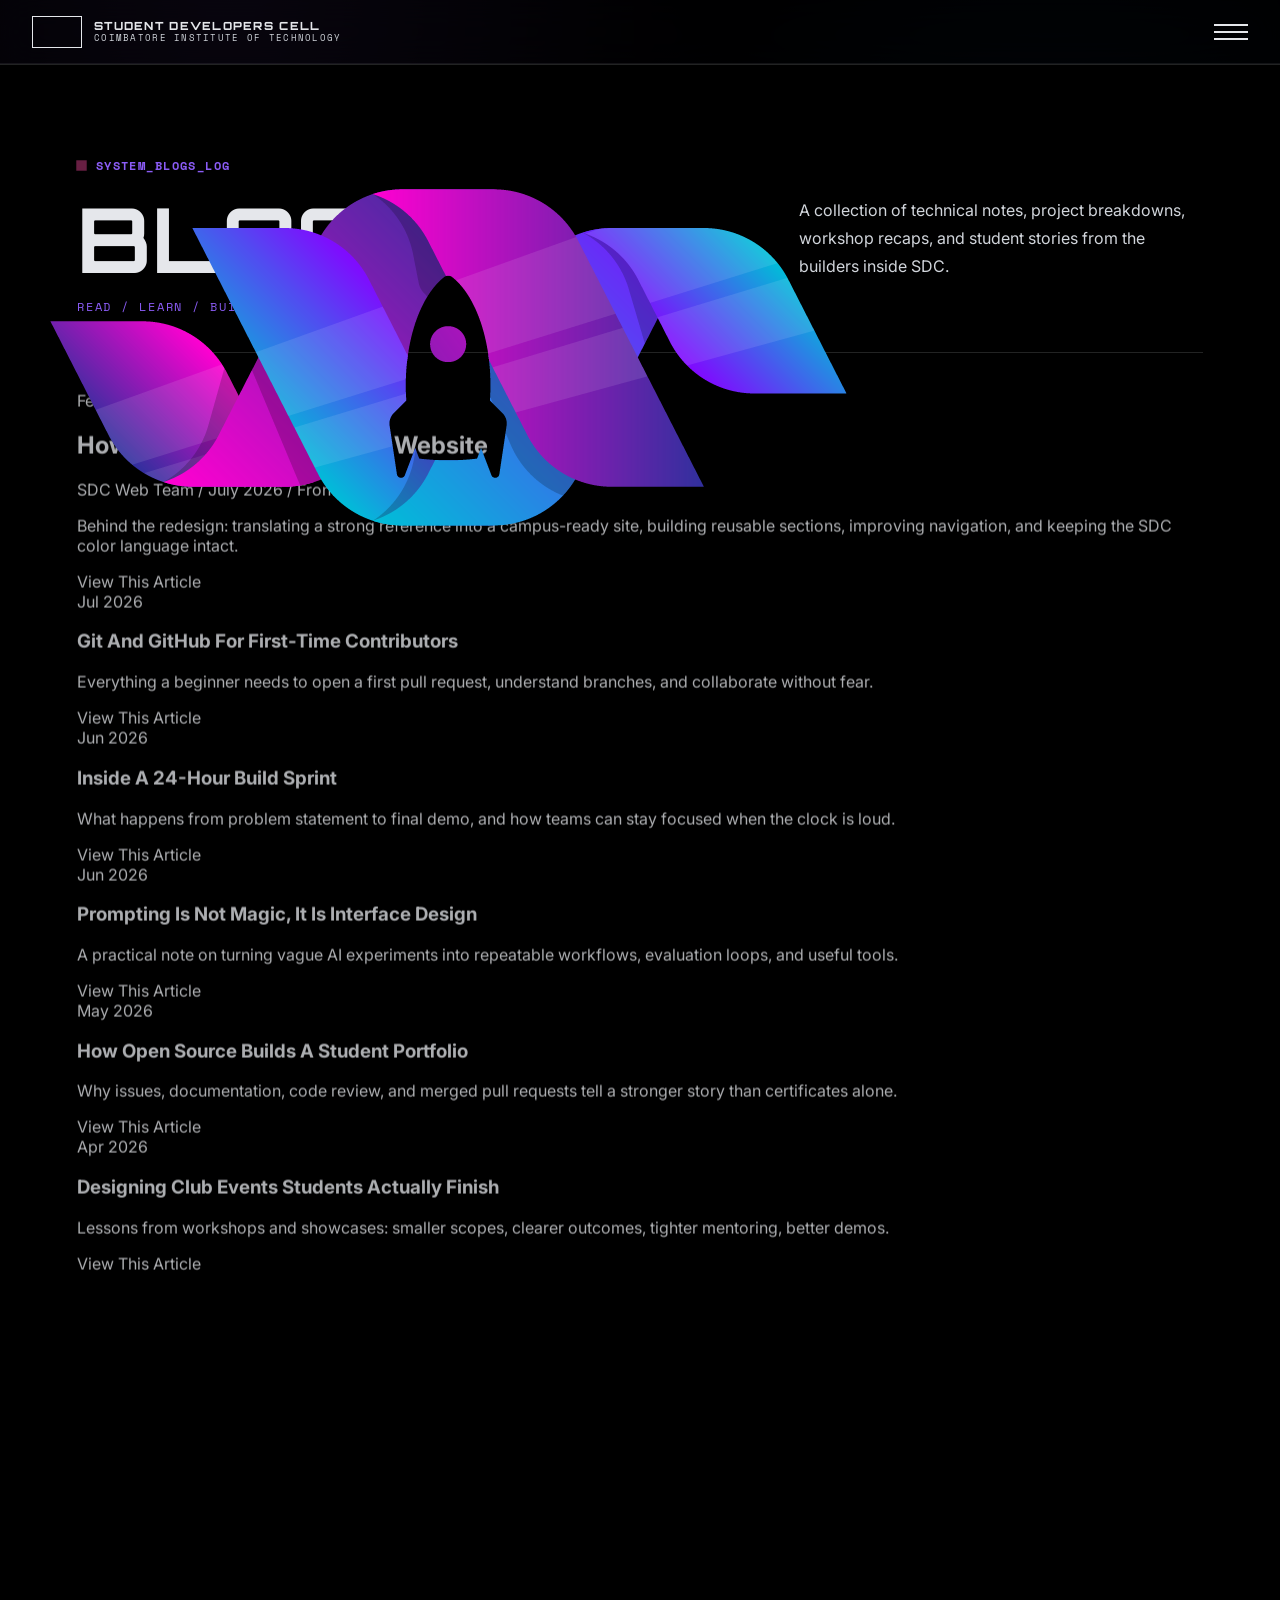
<file: modules.html>
<!DOCTYPE html>
<html lang="en">
  <head>
    <meta charset="UTF-8" />
    <meta name="viewport" content="width=device-width, initial-scale=1.0" />
    <meta http-equiv="refresh" content="0; url=blogs.html" />
    <title>Redirecting to Blogs - Student Developers Cell</title>
    <link rel="canonical" href="blogs.html" />
  </head>
  <body>
    <p>Redirecting to <a href="blogs.html">Blogs</a>.</p>
  </body>
</html>
</file>
<file: styles.css>
:root {
  --black: #000000;
  --ink: #08080d;
  --panel: #0f1018;
  --panel-soft: #151624;
  --purple: #8b5cf6;
  --blue: #3b82f6;
  --pink: #ec4899;
  --white: #e5e7eb;
  --secondary: #d1d5db;
  --muted: #6b7280;
  --line: rgba(229, 231, 235, 0.15);
  --glow: rgba(139, 92, 246, 0.34);
}

* {
  box-sizing: border-box;
}

html {
  scroll-behavior: smooth;
}

body {
  margin: 0;
  background: var(--black);
  color: var(--white);
  font-family: Inter, system-ui, sans-serif;
  overflow-x: hidden;
}

body.menu-open {
  overflow: hidden;
}

a {
  color: inherit;
  text-decoration: none;
}

.site-nav {
  position: fixed;
  inset: 0 0 auto;
  z-index: 100;
  height: 64px;
  display: flex;
  align-items: center;
  justify-content: space-between;
  padding: 0 32px;
  color: var(--white);
  mix-blend-mode: difference;
}

.brand {
  display: flex;
  align-items: center;
  gap: 12px;
}

.brand-mark {
  width: 50px;
  height: 32px;
  display: grid;
  place-items: center;
  border: 1px solid currentColor;
  font-family: Orbitron, monospace;
  font-size: 0.78rem;
  font-weight: 900;
}

.brand-copy {
  display: flex;
  flex-direction: column;
  line-height: 1.15;
  text-transform: uppercase;
  letter-spacing: 0.08em;
}

.brand-copy span {
  font-family: Orbitron, monospace;
  font-size: 0.7rem;
  font-weight: 800;
}

.brand-copy small {
  color: var(--secondary);
  font-family: "Space Mono", monospace;
  font-size: 0.55rem;
}

.menu-toggle {
  width: 34px;
  height: 28px;
  display: grid;
  gap: 5px;
  align-content: center;
  padding: 0;
  border: 0;
  background: transparent;
  color: currentColor;
  cursor: pointer;
}

.menu-toggle span {
  width: 100%;
  height: 2px;
  display: block;
  background: currentColor;
  transition: transform 240ms ease, opacity 180ms ease;
}

.menu-toggle.is-open span:nth-child(1) {
  transform: translateY(7px) rotate(45deg);
}

.menu-toggle.is-open span:nth-child(2) {
  opacity: 0;
}

.menu-toggle.is-open span:nth-child(3) {
  transform: translateY(-7px) rotate(-45deg);
}

.menu-panel {
  position: fixed;
  inset: 0;
  z-index: 90;
  display: grid;
  grid-template-rows: 1fr auto 2.5fr 1fr;
  padding: 88px 5vw 48px;
  background: var(--black);
  color: var(--white);
  overflow: hidden;
  opacity: 0;
  visibility: hidden;
  transform: translateY(-110vh);
  transition:
    transform 520ms cubic-bezier(0.22, 1, 0.36, 1),
    opacity 240ms ease,
    visibility 0ms linear 520ms;
  pointer-events: none;
}

.menu-panel.is-open {
  opacity: 1;
  visibility: visible;
  transform: translateY(0);
  transition:
    transform 520ms cubic-bezier(0.22, 1, 0.36, 1),
    opacity 240ms ease;
  pointer-events: auto;
}

.menu-bg {
  position: absolute;
  inset: 0;
  background:
    linear-gradient(rgba(139, 92, 246, 0.09) 1px, transparent 1px),
    linear-gradient(90deg, rgba(59, 130, 246, 0.08) 1px, transparent 1px);
  background-size: 64px 64px;
  opacity: 0.35;
}

.menu-topline,
.menu-pagination,
.menu-links,
.menu-brief {
  position: relative;
  z-index: 1;
}

.menu-topline {
  display: flex;
  align-items: flex-start;
  gap: 12px;
  font-family: "Space Mono", monospace;
  font-size: 0.78rem;
  letter-spacing: 0.2em;
  color: var(--secondary);
}

.menu-topline b {
  color: var(--purple);
}

.menu-pagination {
  display: flex;
  flex-wrap: wrap;
  gap: 10px;
  border-top: 1px solid var(--line);
  border-bottom: 1px solid var(--line);
  padding: 16px 0;
}

.menu-pagination button {
  border: 1px solid var(--line);
  background: transparent;
  color: var(--secondary);
  padding: 9px 14px;
  font-family: "Space Mono", monospace;
  font-size: 0.65rem;
  cursor: pointer;
}

.menu-pagination button.is-current,
.menu-links a.is-current {
  color: var(--white);
}

.menu-pagination button.is-current {
  border-color: var(--purple);
  box-shadow: 0 0 20px rgba(139, 92, 246, 0.25);
}

.menu-links {
  display: flex;
  align-items: center;
  gap: 4vw;
  overflow-x: auto;
  scrollbar-width: none;
}

.menu-links::-webkit-scrollbar {
  display: none;
}

.menu-links a {
  flex: 0 0 auto;
  font-family: Orbitron, monospace;
  font-size: clamp(3.2rem, 12vw, 11rem);
  font-weight: 900;
  letter-spacing: 0.02em;
  transition: color 200ms ease;
}

.menu-links a:hover {
  color: var(--purple);
}

.menu-links a.is-current {
  text-shadow: 0 0 28px rgba(139, 92, 246, 0.5);
}

.menu-links span {
  display: inline-block;
  margin-right: 1rem;
  color: var(--pink);
  font-family: "Space Mono", monospace;
  font-size: 0.14em;
  vertical-align: top;
}

.menu-brief {
  max-width: 760px;
  align-self: end;
  color: var(--secondary);
  font-family: "Space Mono", monospace;
  line-height: 1.8;
}

.hero-stage {
  position: relative;
}

.landing-spacer {
  height: 320vh;
}

.hero-fixed {
  position: fixed;
  inset: 0;
  z-index: 10;
  display: flex;
  align-items: center;
  justify-content: center;
  overflow: hidden;
  background: var(--black);
}

.hero-grid {
  position: absolute;
  inset: 0;
  opacity: 0.95;
}

.flash-cell {
  position: absolute;
  border-right: 1px solid rgba(229, 231, 235, 0.06);
  border-bottom: 1px solid rgba(229, 231, 235, 0.06);
  background: linear-gradient(135deg, var(--purple), var(--blue), var(--pink));
  opacity: 0;
}

.hero-orbit {
  position: absolute;
  width: min(72vw, 760px);
  aspect-ratio: 1 / 0.46;
  display: flex;
  align-items: center;
  justify-content: center;
  transition: opacity 180ms ease, transform 180ms ease;
}

.hero-orbit::before,
.hero-orbit::after {
  content: "";
  position: absolute;
  inset: 0;
  border: 1px solid rgba(229, 231, 235, 0.2);
  transform: skewX(-16deg);
}

.hero-orbit::after {
  inset: 12%;
  border-color: rgba(139, 92, 246, 0.44);
  box-shadow: 0 0 70px var(--glow);
}

.hero-emblem {
  position: relative;
  z-index: 1;
  display: flex;
  flex-direction: column;
  align-items: center;
  gap: 2px;
  font-family: Orbitron, monospace;
  text-align: center;
  text-shadow: 0 0 32px rgba(139, 92, 246, 0.65);
}

.hero-emblem span {
  font-size: clamp(5rem, 18vw, 12rem);
  font-weight: 900;
  line-height: 0.8;
}

.hero-emblem b {
  color: var(--purple);
  font-size: clamp(1rem, 3vw, 2rem);
  letter-spacing: 0.5em;
}

.status-chip,
.loc-chip {
  position: absolute;
  z-index: 2;
  font-family: "Space Mono", monospace;
  color: var(--secondary);
}

.status-chip {
  right: -24px;
  top: 12px;
  display: flex;
  gap: 8px;
  align-items: center;
  font-size: 0.74rem;
}

.status-chip i {
  width: 10px;
  height: 10px;
  border: 1px solid var(--pink);
  background: var(--pink);
  box-shadow: 0 0 16px var(--pink);
  animation: pulse 1.2s infinite;
}

.loc-chip {
  left: -16px;
  bottom: -22px;
  display: flex;
  flex-direction: column;
}

.loc-chip small {
  color: var(--muted);
  font-size: 0.6rem;
  letter-spacing: 0.28em;
}

.loc-chip strong {
  color: var(--white);
  font-family: Orbitron, monospace;
  font-size: 1.2rem;
}

.hero-title-wrap {
  position: relative;
  z-index: 5;
  width: min(1100px, calc(100vw - 40px));
  opacity: 0;
  text-align: center;
  transition: opacity 180ms ease;
}

.hero-kicker {
  color: var(--purple);
  font-family: "Space Mono", monospace;
  font-size: clamp(0.68rem, 1.5vw, 0.9rem);
  letter-spacing: 0.28em;
  text-transform: uppercase;
}

.hero-title-wrap h1 {
  margin: 16px 0;
  font-family: Orbitron, monospace;
  font-size: clamp(2.5rem, 9vw, 7rem);
  line-height: 0.95;
  letter-spacing: 0;
  text-transform: uppercase;
}

.hero-title-wrap h1 span {
  display: block;
}

.hero-subcopy {
  max-width: 760px;
  margin: 0 auto;
  color: var(--secondary);
  font-size: clamp(0.95rem, 1.8vw, 1.18rem);
  line-height: 1.8;
}

.section-shell {
  position: relative;
  z-index: 20;
  padding: 92px max(24px, 6vw);
  background: var(--black);
  border-top: 1px solid var(--line);
}

.about-section {
  min-height: 100vh;
}

.section-log {
  display: flex;
  align-items: center;
  gap: 10px;
  color: var(--purple);
  font-family: "Space Mono", monospace;
  font-size: 0.74rem;
  font-weight: 700;
  letter-spacing: 0.12em;
}

.section-log span {
  width: 9px;
  height: 9px;
  display: inline-block;
  background: var(--pink);
  animation: pulse 1.2s infinite;
}

.section-heading {
  display: grid;
  grid-template-columns: 1.25fr 0.75fr;
  gap: 48px;
  align-items: end;
  margin-top: 22px;
  padding-bottom: 34px;
  border-bottom: 1px solid var(--line);
}

.section-heading.compact {
  align-items: start;
}

.section-heading h2 {
  margin: 0;
  font-family: Orbitron, monospace;
  font-size: clamp(2.2rem, 6vw, 5.2rem);
  line-height: 1;
  text-transform: uppercase;
}

.section-heading h1 {
  margin: 0;
  font-family: Orbitron, monospace;
  font-size: clamp(2.4rem, 7vw, 6.4rem);
  line-height: 0.96;
  letter-spacing: 0;
  text-transform: uppercase;
}

.section-heading p {
  margin: 0;
  color: var(--secondary);
  line-height: 1.75;
}

.section-heading div p {
  margin-top: 14px;
  color: var(--purple);
  font-family: "Space Mono", monospace;
  font-size: 0.78rem;
  letter-spacing: 0.15em;
  text-transform: uppercase;
}

.about-grid {
  display: grid;
  grid-template-columns: repeat(2, minmax(0, 1fr));
  gap: 18px;
  margin-top: 34px;
}

.about-grid article,
.module-grid article {
  min-height: 230px;
  padding: 28px;
  border: 1px solid var(--line);
  background: linear-gradient(145deg, rgba(139, 92, 246, 0.1), rgba(59, 130, 246, 0.04));
  transition: transform 220ms ease, border-color 220ms ease, box-shadow 220ms ease;
}

.about-grid article:hover,
.module-grid article:hover {
  transform: translateY(-4px);
  border-color: rgba(139, 92, 246, 0.65);
  box-shadow: 0 0 36px rgba(139, 92, 246, 0.14);
}

.about-grid span {
  color: var(--pink);
  font-family: "Space Mono", monospace;
}

.about-grid h3,
.module-grid h3,
.highlight-card h3 {
  margin: 18px 0 10px;
  font-family: Orbitron, monospace;
  letter-spacing: 0;
  text-transform: uppercase;
}

.about-grid p,
.module-grid p {
  margin: 0;
  color: var(--secondary);
  line-height: 1.7;
}

.section-link {
  display: inline-flex;
  margin-top: 34px;
  padding: 13px 18px;
  border: 1px solid var(--purple);
  color: var(--white);
  font-family: "Space Mono", monospace;
  font-size: 0.72rem;
  text-transform: uppercase;
}

.highlights-track {
  display: grid;
  grid-auto-flow: column;
  grid-auto-columns: minmax(280px, 360px);
  gap: 18px;
  margin-top: 34px;
  overflow-x: auto;
  padding-bottom: 20px;
  scroll-snap-type: x proximity;
}

.highlight-card {
  scroll-snap-align: start;
  min-height: 465px;
  display: flex;
  flex-direction: column;
  border: 1px solid var(--line);
  background: var(--panel);
  overflow: hidden;
}

.card-visual {
  height: 210px;
  border-bottom: 1px solid var(--line);
  background-color: var(--panel-soft);
  background-image:
    radial-gradient(circle at 22% 20%, rgba(236, 72, 153, 0.8) 0 8%, transparent 9%),
    radial-gradient(circle at 76% 72%, rgba(59, 130, 246, 0.75) 0 11%, transparent 12%),
    linear-gradient(135deg, rgba(139, 92, 246, 0.7), rgba(0, 0, 0, 0.05));
}

.visual-two {
  background-image:
    linear-gradient(90deg, rgba(59, 130, 246, 0.22) 1px, transparent 1px),
    linear-gradient(rgba(139, 92, 246, 0.28) 1px, transparent 1px),
    radial-gradient(circle at 50% 50%, rgba(236, 72, 153, 0.65), transparent 38%);
  background-size: 28px 28px, 28px 28px, auto;
}

.visual-three {
  background-image:
    linear-gradient(135deg, rgba(236, 72, 153, 0.8), transparent 45%),
    linear-gradient(45deg, rgba(59, 130, 246, 0.9), transparent 55%);
}

.visual-four {
  background-image:
    repeating-linear-gradient(135deg, rgba(139, 92, 246, 0.35) 0 12px, transparent 12px 24px),
    radial-gradient(circle at 75% 30%, rgba(59, 130, 246, 0.75), transparent 28%);
}

.visual-five {
  background-image:
    conic-gradient(from 180deg, var(--purple), var(--blue), var(--pink), var(--purple));
}

.highlight-card p,
.highlight-card h3,
.highlight-card span,
.highlight-card a {
  margin-left: 22px;
  margin-right: 22px;
}

.highlight-card p {
  margin-top: 22px;
  margin-bottom: 0;
  color: var(--purple);
  font-family: "Space Mono", monospace;
  font-size: 0.72rem;
  text-transform: uppercase;
}

.highlight-card span {
  color: var(--secondary);
  line-height: 1.65;
}

.highlight-card a {
  margin-top: auto;
  margin-bottom: 22px;
  color: var(--pink);
  font-family: "Space Mono", monospace;
  font-size: 0.72rem;
}

.module-grid {
  display: grid;
  grid-template-columns: repeat(3, minmax(0, 1fr));
  gap: 18px;
  margin-top: 34px;
}

.module-mark {
  width: 72px;
  height: 72px;
  display: grid;
  place-items: center;
  border: 1px solid var(--purple);
  color: var(--pink);
  font-family: Orbitron, monospace;
  font-weight: 900;
}

.page-hero {
  counter-reset: division;
}

.team-list {
  margin-top: 28px;
  display: grid;
  grid-template-columns: repeat(4, 1fr);
  gap: 32px 24px;
}

.team-division {
  counter-increment: division;
  margin-top: 60px;
}

.team-division:first-of-type {
  margin-top: 30px;
}

.team-division .team-list {
  margin-top: 22px;
}

.team-division-title {
  display: flex;
  align-items: center;
  gap: 12px;
  margin: 0;
  padding-bottom: 14px;
  border-bottom: 1px solid var(--line);
  color: var(--white);
  font-family: Orbitron, monospace;
  font-size: clamp(1rem, 2vw, 1.35rem);
  font-weight: 700;
  letter-spacing: 0.04em;
  text-transform: uppercase;
}

.team-division-title::before {
  content: counter(division, decimal-leading-zero) " /";
  flex: none;
  color: var(--pink);
  font-family: "Space Mono", monospace;
  font-size: 0.72rem;
  font-weight: 700;
  letter-spacing: 0.1em;
}

.team-division-title::after {
  content: "";
  width: 8px;
  height: 8px;
  flex: none;
  margin-left: auto;
  background: var(--pink);
  box-shadow: 0 0 12px var(--pink);
}

.team-row {
  position: relative;
  display: flex;
  flex-direction: column;
  align-items: center;
  text-align: center;
  gap: 10px;
  padding: 18px;
  border: 1px solid var(--line);
  background: linear-gradient(165deg, rgba(139, 92, 246, 0.08), rgba(15, 16, 24, 0) 65%);
  transition: transform 260ms ease, border-color 260ms ease, box-shadow 260ms ease;
}

.team-row::before,
.team-row::after {
  content: "";
  position: absolute;
  width: 14px;
  height: 14px;
  border: 1px solid transparent;
  opacity: 0;
  transition: opacity 260ms ease;
  pointer-events: none;
}

.team-row::before {
  top: -1px;
  left: -1px;
  border-top-color: var(--purple);
  border-left-color: var(--purple);
}

.team-row::after {
  bottom: -1px;
  right: -1px;
  border-bottom-color: var(--pink);
  border-right-color: var(--pink);
}

.team-row:hover {
  transform: translateY(-6px);
  border-color: rgba(139, 92, 246, 0.5);
  box-shadow: 0 22px 44px rgba(139, 92, 246, 0.16);
}

.team-row:hover::before,
.team-row:hover::after {
  opacity: 1;
}

.team-row > .tags:first-of-type {
  order: 3;
  justify-content: center;
}

.team-row > .tags:first-of-type span:first-child {
  border-color: var(--pink);
  color: var(--white);
}

.team-row .avatar {
  order: 1;
  width: 100%;
  aspect-ratio: 4 / 5;
  height: auto;
}

.team-row > div:last-child {
  order: 2;
  display: flex;
  flex-direction: column;
  align-items: center;
  gap: 8px;
}

.team-row > div:last-child .tags {
  justify-content: center;
}

.team-row > div:last-child .tags span {
  padding: 0;
  border: none;
}

.team-row > div:last-child .tags a {
  font-size: 0.6rem;
  letter-spacing: 0.1em;
  color: var(--muted);
  border-bottom: 1px solid transparent;
  transition: color 200ms ease, border-color 200ms ease;
}

.team-row > div:last-child .tags a:hover {
  color: var(--pink);
  border-color: var(--pink);
}

.tags {
  display: flex;
  flex-wrap: wrap;
  gap: 8px;
}

.tags span {
  padding: 5px 10px;
  border: 1px solid var(--purple);
  color: var(--secondary);
  font-family: "Space Mono", monospace;
  font-size: 0.65rem;
  text-transform: uppercase;
}

.team-row h3 {
  position: relative;
  margin: 0;
  padding-bottom: 8px;
  font-size: clamp(1.05rem, 1.6vw, 1.4rem);
  font-weight: 500;
}

.team-row h3::after {
  content: "";
  position: absolute;
  left: 50%;
  bottom: 0;
  width: 0;
  height: 1px;
  background: var(--pink);
  transition: width 260ms ease, left 260ms ease;
}

.team-row:hover h3::after {
  width: 34px;
  left: calc(50% - 17px);
}

.avatar {
  width: 86px;
  height: 86px;
  display: grid;
  place-items: center;
  border: 1px solid var(--line);
  background:
    linear-gradient(135deg, rgba(139, 92, 246, 0.35), rgba(236, 72, 153, 0.15)),
    var(--panel);
  color: var(--white);
  font-family: Orbitron, monospace;
  overflow: hidden;
}

.team-row .avatar img {
  object-position: center 22%;
  filter: grayscale(30%) contrast(1.05);
  transition: transform 420ms ease, filter 320ms ease;
}

.team-row:hover .avatar img {
  transform: scale(1.08);
  filter: grayscale(0%) contrast(1.08);
}

.member-link {
  display: block;
  order: 1;
  width: 100%;
  border-radius: 0;
}

.member-link .avatar {
  cursor: pointer;
  transition: box-shadow 260ms ease;
}

.member-link:hover .avatar,
.member-link:focus-visible .avatar {
  box-shadow: 0 0 0 1px var(--pink), 0 18px 34px rgba(236, 72, 153, 0.22);
}

.member-name-link {
  cursor: pointer;
  transition: color 200ms ease;
}

.member-name-link:hover,
.member-name-link:focus-visible {
  color: var(--pink);
}

/* ---------------------------------------------
   Member profile page (QR / ID-card destination)
--------------------------------------------- */

.profile-breadcrumb {
  display: flex;
  align-items: center;
  gap: 10px;
  color: var(--purple);
  font-family: "Space Mono", monospace;
  font-size: 0.72rem;
  font-weight: 700;
  letter-spacing: 0.12em;
  text-transform: uppercase;
}

.profile-breadcrumb a {
  color: var(--muted);
  border-bottom: 1px solid transparent;
  transition: color 200ms ease, border-color 200ms ease;
}

.profile-breadcrumb a:hover {
  color: var(--white);
  border-color: var(--line);
}

.profile-breadcrumb b {
  color: var(--line);
  font-weight: 400;
}

.profile-layout {
  display: flex;
  align-items: flex-start;
  gap: 40px;
  margin-top: 30px;
}

.profile-card {
  position: relative;
  display: grid;
  grid-template-columns: 300px 1fr;
  gap: 44px;
  flex: 1;
  min-width: 0;
  margin-top: 0;
  padding: 36px;
  border: 1px solid var(--line);
  background: linear-gradient(165deg, rgba(139, 92, 246, 0.08), rgba(15, 16, 24, 0) 65%);
}

.profile-card::before,
.profile-card::after {
  content: "";
  position: absolute;
  width: 22px;
  height: 22px;
  border: 1px solid transparent;
  pointer-events: none;
}

.profile-card::before {
  top: -1px;
  left: -1px;
  border-top-color: var(--purple);
  border-left-color: var(--purple);
}

.profile-card::after {
  bottom: -1px;
  right: -1px;
  border-bottom-color: var(--pink);
  border-right-color: var(--pink);
}

.id-card-mock {
  position: relative;
  flex: none;
  width: 200px;
  display: flex;
  flex-direction: column;
  gap: 12px;
  padding: 20px 18px 16px;
  border: 1px solid var(--line);
  background:
    linear-gradient(165deg, rgba(59, 130, 246, 0.12), rgba(15, 16, 24, 0) 70%),
    var(--panel);
}

.id-card-mock::before,
.id-card-mock::after {
  content: "";
  position: absolute;
  width: 16px;
  height: 16px;
  border: 1px solid transparent;
  pointer-events: none;
}

.id-card-mock::before {
  top: -1px;
  left: -1px;
  border-top-color: var(--blue);
  border-left-color: var(--blue);
}

.id-card-mock::after {
  bottom: -1px;
  right: -1px;
  border-bottom-color: var(--purple);
  border-right-color: var(--purple);
}

.id-card-punch {
  position: absolute;
  top: -8px;
  left: 50%;
  width: 48px;
  height: 15px;
  transform: translateX(-50%);
  background: var(--black);
  border: 1px solid var(--line);
  border-top: none;
}

.id-card-top {
  display: flex;
  align-items: center;
  justify-content: space-between;
  color: var(--muted);
  font-family: "Space Mono", monospace;
  font-size: 0.58rem;
  font-weight: 700;
  letter-spacing: 0.08em;
  text-transform: uppercase;
}

.id-card-brand {
  color: var(--white);
}

.id-card-photo {
  aspect-ratio: 5 / 6;
  overflow: hidden;
  border: 1px solid var(--line);
  background: var(--panel-soft);
}

.id-card-photo img {
  width: 100%;
  height: 100%;
  object-fit: cover;
  object-position: center 22%;
  filter: grayscale(15%) contrast(1.05);
}

.id-card-info {
  display: flex;
  flex-direction: column;
  align-items: center;
  gap: 2px;
  text-align: center;
}

.id-card-info strong {
  font-family: Orbitron, monospace;
  font-size: 0.86rem;
  color: var(--white);
  text-transform: uppercase;
}

.id-card-info span {
  color: var(--purple);
  font-family: "Space Mono", monospace;
  font-size: 0.6rem;
  letter-spacing: 0.06em;
  text-transform: uppercase;
}

.id-card-qr {
  align-self: center;
  width: 108px;
  padding: 8px;
  background: #ffffff;
}

.id-card-qr svg {
  display: block;
  width: 100%;
  height: 100%;
}

.id-card-footer {
  display: flex;
  flex-direction: column;
  align-items: center;
  gap: 4px;
  padding-top: 12px;
  border-top: 1px dashed var(--line);
  color: var(--muted);
  font-family: "Space Mono", monospace;
  font-size: 0.56rem;
  letter-spacing: 0.08em;
  text-transform: uppercase;
}

.id-card-footer span:first-child {
  color: var(--pink);
  font-weight: 700;
}

.profile-avatar-frame {
  position: relative;
  aspect-ratio: 4 / 5;
  overflow: hidden;
  border: 1px solid var(--line);
  background:
    linear-gradient(135deg, rgba(139, 92, 246, 0.35), rgba(236, 72, 153, 0.15)),
    var(--panel);
}

.profile-avatar-frame img {
  position: absolute;
  inset: 0;
  width: 100%;
  height: 100%;
  object-fit: cover;
  object-position: center 22%;
  filter: grayscale(15%) contrast(1.05);
}

.profile-avatar-frame::after {
  content: "";
  position: absolute;
  inset: 0;
  background: linear-gradient(
    to bottom,
    transparent 0%,
    rgba(139, 92, 246, 0.24) 48%,
    transparent 100%
  );
  transform: translateY(-100%);
  animation: profileScan 3.6s ease-in-out infinite;
  pointer-events: none;
}

@keyframes profileScan {
  0% {
    transform: translateY(-100%);
  }
  55%,
  100% {
    transform: translateY(100%);
  }
}

.profile-id-chip {
  position: absolute;
  left: 10px;
  bottom: 10px;
  display: flex;
  align-items: center;
  gap: 8px;
  padding: 5px 9px;
  background: rgba(5, 5, 7, 0.72);
  border: 1px solid var(--line);
  backdrop-filter: blur(6px);
  color: var(--secondary);
  font-family: "Space Mono", monospace;
  font-size: 0.62rem;
  letter-spacing: 0.08em;
}

.profile-id-chip span {
  width: 7px;
  height: 7px;
  flex: none;
  background: var(--pink);
  box-shadow: 0 0 10px var(--pink);
  animation: pulse 1.2s infinite;
}

.profile-body {
  display: flex;
  flex-direction: column;
  gap: 18px;
  min-width: 0;
}

.profile-status {
  display: inline-flex;
  align-items: center;
  gap: 8px;
  width: fit-content;
  padding: 6px 12px;
  border: 1px solid rgba(139, 92, 246, 0.5);
  color: var(--secondary);
  font-family: "Space Mono", monospace;
  font-size: 0.66rem;
  font-weight: 700;
  letter-spacing: 0.1em;
  text-transform: uppercase;
}

.profile-status span {
  width: 7px;
  height: 7px;
  flex: none;
  background: var(--purple);
  box-shadow: 0 0 10px var(--purple);
  animation: pulse 1.2s infinite;
}

.profile-body h1 {
  margin: 0;
  font-family: Orbitron, monospace;
  font-size: clamp(2rem, 4.6vw, 3.4rem);
  line-height: 1.02;
  text-transform: uppercase;
}

.profile-division {
  margin: 0;
  color: var(--purple);
  font-family: "Space Mono", monospace;
  font-size: 0.78rem;
  letter-spacing: 0.14em;
  text-transform: uppercase;
}

.profile-socials {
  display: flex;
  flex-wrap: wrap;
  gap: 12px;
  margin-top: 6px;
}

.profile-socials a,
.profile-actions button,
.profile-actions a {
  display: inline-flex;
  justify-content: center;
  align-items: center;
  gap: 8px;
  min-height: 44px;
  padding: 0 18px;
  border: 1px solid var(--purple);
  background: var(--purple);
  color: #050507;
  font-family: "Space Mono", monospace;
  font-size: 0.72rem;
  font-weight: 700;
  letter-spacing: 0.04em;
  text-transform: uppercase;
  cursor: pointer;
}

.profile-socials a.secondary {
  background: transparent;
  color: var(--white);
}

.profile-actions {
  display: flex;
  flex-wrap: wrap;
  gap: 12px;
  margin-top: 8px;
  padding-top: 22px;
  border-top: 1px solid var(--line);
}

.profile-actions button,
.profile-actions a {
  border-color: var(--line);
  background: transparent;
  color: var(--secondary);
}

.profile-actions button:hover,
.profile-actions a:hover {
  border-color: var(--pink);
  color: var(--white);
}

.profile-nav {
  display: grid;
  grid-template-columns: 1fr 1fr;
  gap: 18px;
  margin-top: 44px;
}

.profile-nav a {
  display: flex;
  flex-direction: column;
  gap: 6px;
  padding: 18px 20px;
  border: 1px solid var(--line);
  background: rgba(15, 16, 24, 0.6);
  transition: border-color 220ms ease, transform 220ms ease;
}

.profile-nav a:hover {
  border-color: rgba(139, 92, 246, 0.5);
  transform: translateY(-3px);
}

.profile-nav a:last-child {
  text-align: right;
  align-items: flex-end;
}

.profile-nav small {
  color: var(--muted);
  font-family: "Space Mono", monospace;
  font-size: 0.64rem;
  letter-spacing: 0.1em;
  text-transform: uppercase;
}

.profile-nav strong {
  font-family: Orbitron, monospace;
  font-size: 0.98rem;
  text-transform: uppercase;
}

.profile-not-found {
  margin-top: 30px;
  padding: 60px 36px;
  border: 1px solid var(--line);
  text-align: center;
  color: var(--secondary);
}

.profile-not-found h2 {
  margin: 0 0 12px;
  font-family: Orbitron, monospace;
  text-transform: uppercase;
  color: var(--white);
}

.site-footer {
  position: relative;
  z-index: 20;
  overflow: hidden;
  padding: 82px max(24px, 6vw) 34px;
  background: #050507;
  color: var(--secondary);
}

.footer-watermark {
  position: absolute;
  right: 3vw;
  bottom: -48px;
  color: rgba(255, 255, 255, 0.035);
  font-family: Orbitron, monospace;
  font-size: clamp(9rem, 22vw, 20rem);
  font-weight: 900;
}

.footer-grid {
  position: relative;
  display: grid;
  grid-template-columns: 1.3fr 0.8fr 0.8fr;
  gap: 64px;
  padding-bottom: 54px;
  border-bottom: 1px solid rgba(255, 255, 255, 0.1);
}

.footer-brand a {
  color: var(--white);
  font-family: Orbitron, monospace;
  font-size: clamp(3rem, 8vw, 6rem);
  font-weight: 900;
}

.footer-brand a span,
.site-footer h3 span {
  color: var(--purple);
}

.footer-brand p {
  max-width: 430px;
  border-left: 2px solid var(--purple);
  padding-left: 22px;
  line-height: 1.7;
}

address {
  margin-top: 34px;
  color: var(--muted);
  font-style: normal;
  line-height: 1.7;
}

.site-footer h3 {
  margin: 0 0 20px;
  color: var(--white);
  font-family: Orbitron, monospace;
}

.site-footer ul {
  list-style: none;
  margin: 0;
  padding: 0;
}

.site-footer li a {
  display: flex;
  justify-content: space-between;
  gap: 18px;
  padding: 14px 0;
  border-bottom: 1px solid rgba(255, 255, 255, 0.08);
}

.site-footer li a span {
  color: var(--pink);
}

.footer-bottom {
  position: relative;
  display: flex;
  justify-content: space-between;
  gap: 24px;
  padding-top: 24px;
  color: var(--muted);
  font-family: "Space Mono", monospace;
  font-size: 0.76rem;
}

.reveal {
  opacity: 0;
  transform: translateY(28px);
  transition: opacity 620ms ease, transform 620ms cubic-bezier(0.22, 1, 0.36, 1);
}

.reveal.is-visible {
  opacity: 1;
  transform: translateY(0);
}

.inner-page {
  min-height: 100vh;
  background:
    radial-gradient(circle at 18% 0%, rgba(139, 92, 246, 0.18), transparent 32rem),
    radial-gradient(circle at 82% 16%, rgba(59, 130, 246, 0.14), transparent 30rem),
    var(--black);
}

.inner-page .site-nav {
  mix-blend-mode: normal;
  background: rgba(0, 0, 0, 0.68);
  border-bottom: 1px solid rgba(229, 231, 235, 0.08);
  backdrop-filter: blur(18px);
}

.page-main {
  min-height: calc(100vh - 80px);
  padding-top: 64px;
}

.page-hero {
  min-height: calc(100vh - 144px);
  padding-top: 92px;
}

.home-gateway {
  min-height: 82vh;
}

.gateway-grid,
.contact-grid {
  display: grid;
  grid-template-columns: repeat(5, minmax(0, 1fr));
  gap: 16px;
  margin-top: 34px;
}

.metric-strip {
  display: grid;
  grid-template-columns: repeat(4, minmax(0, 1fr));
  gap: 1px;
  margin-top: 34px;
  border: 1px solid var(--line);
  background: var(--line);
}

.metric-strip article {
  min-height: 130px;
  display: flex;
  flex-direction: column;
  justify-content: center;
  gap: 10px;
  padding: 22px;
  background: rgba(5, 5, 7, 0.95);
}

.metric-strip strong {
  color: var(--white);
  font-family: Orbitron, monospace;
  font-size: clamp(1.8rem, 4vw, 3.4rem);
  line-height: 1;
}

.metric-strip span {
  color: var(--secondary);
  font-family: "Space Mono", monospace;
  font-size: 0.72rem;
  letter-spacing: 0.08em;
  text-transform: uppercase;
}

.gateway-grid a,
.contact-grid a {
  min-height: 220px;
  display: flex;
  flex-direction: column;
  justify-content: space-between;
  padding: 24px;
  border: 1px solid var(--line);
  background:
    linear-gradient(145deg, rgba(139, 92, 246, 0.16), rgba(59, 130, 246, 0.05)),
    rgba(15, 16, 24, 0.72);
  transition: transform 220ms ease, border-color 220ms ease, box-shadow 220ms ease;
}

.gateway-grid a:hover,
.contact-grid a:hover {
  transform: translateY(-4px);
  border-color: rgba(139, 92, 246, 0.72);
  box-shadow: 0 0 38px rgba(139, 92, 246, 0.2);
}

.gateway-grid span,
.contact-grid span {
  color: var(--pink);
  font-family: "Space Mono", monospace;
  font-size: 0.72rem;
  letter-spacing: 0.14em;
}

.gateway-grid strong,
.contact-grid strong {
  color: var(--white);
  font-family: Orbitron, monospace;
  font-size: 1.3rem;
  text-transform: uppercase;
}

.gateway-grid small,
.contact-grid small {
  color: var(--secondary);
  line-height: 1.6;
}

.contact-grid {
  grid-template-columns: repeat(4, minmax(0, 1fr));
}

.command-panel,
.split-panel,
.contact-console {
  display: grid;
  grid-template-columns: 0.85fr 1fr auto;
  gap: 28px;
  align-items: center;
  margin-top: 26px;
  padding: 28px;
  border: 1px solid var(--line);
  background:
    linear-gradient(90deg, rgba(139, 92, 246, 0.16), rgba(59, 130, 246, 0.04)),
    rgba(8, 8, 13, 0.88);
}

.command-panel span,
.split-panel span,
.contact-console span,
.module-detail-grid span,
.team-ops-grid span {
  color: var(--pink);
  font-family: "Space Mono", monospace;
  font-size: 0.72rem;
  letter-spacing: 0.14em;
  text-transform: uppercase;
}

.command-panel h3,
.split-panel h2,
.contact-console h2 {
  margin: 8px 0 0;
  color: var(--white);
  font-family: Orbitron, monospace;
  font-size: clamp(1.25rem, 3vw, 2.6rem);
  line-height: 1.05;
  text-transform: uppercase;
}

.command-panel p,
.contact-console p {
  margin: 0;
  color: var(--secondary);
  line-height: 1.7;
}

.command-panel a,
.module-detail-grid a,
.contact-form button {
  display: inline-flex;
  justify-content: center;
  align-items: center;
  min-height: 44px;
  padding: 0 18px;
  border: 1px solid var(--purple);
  background: var(--purple);
  color: #050507;
  font-family: "Space Mono", monospace;
  font-size: 0.72rem;
  font-weight: 700;
  text-transform: uppercase;
  cursor: pointer;
}

.split-panel {
  grid-template-columns: 0.8fr 1.2fr;
  align-items: start;
  margin-top: 34px;
}

.process-list {
  display: grid;
  gap: 12px;
}

.process-list article,
.timeline-block article {
  display: grid;
  grid-template-columns: 74px 1fr;
  gap: 18px;
  padding: 18px 0;
  border-bottom: 1px solid var(--line);
}

.process-list strong,
.timeline-block time {
  color: var(--purple);
  font-family: "Space Mono", monospace;
  font-size: 0.78rem;
}

.process-list p,
.timeline-block p {
  margin: 0;
  color: var(--secondary);
  line-height: 1.65;
}

.timeline-block {
  margin-top: 42px;
}

.timeline-block article {
  grid-template-columns: 110px 0.65fr 1fr;
  align-items: baseline;
}

.timeline-block h3,
.module-detail-grid h3,
.team-ops-grid h3 {
  margin: 0;
  color: var(--white);
  font-family: Orbitron, monospace;
  text-transform: uppercase;
}

.module-detail-grid,
.team-ops-grid {
  display: grid;
  grid-template-columns: repeat(3, minmax(0, 1fr));
  gap: 18px;
  margin-top: 34px;
}

.module-detail-grid article,
.team-ops-grid article {
  min-height: 250px;
  display: flex;
  flex-direction: column;
  gap: 16px;
  padding: 26px;
  border: 1px solid var(--line);
  background: rgba(15, 16, 24, 0.78);
}

.module-detail-grid p,
.team-ops-grid p {
  margin: 0;
  color: var(--secondary);
  line-height: 1.7;
}

.module-detail-grid a {
  margin-top: auto;
  width: fit-content;
  background: transparent;
  color: var(--white);
}

.team-ops-grid {
  margin-top: 40px;
}

.contact-console {
  grid-template-columns: 0.8fr 1.2fr;
  align-items: start;
  margin-top: 34px;
}

.contact-form {
  display: grid;
  grid-template-columns: repeat(2, minmax(0, 1fr));
  gap: 14px;
}

.contact-form label {
  display: grid;
  gap: 8px;
  color: var(--secondary);
  font-family: "Space Mono", monospace;
  font-size: 0.72rem;
  letter-spacing: 0.08em;
  text-transform: uppercase;
}

.contact-form input,
.contact-form textarea {
  width: 100%;
  border: 1px solid var(--line);
  background: #050507;
  color: var(--white);
  padding: 13px 14px;
  font: inherit;
  letter-spacing: 0;
  text-transform: none;
}

.contact-form label:nth-child(4),
.contact-form button,
.form-status {
  grid-column: 1 / -1;
}

.contact-form input:focus,
.contact-form textarea:focus {
  border-color: var(--purple);
  outline: none;
  box-shadow: 0 0 0 3px rgba(139, 92, 246, 0.18);
}

.form-status {
  min-height: 1.2em;
  color: var(--pink);
  font-family: "Space Mono", monospace;
  font-size: 0.76rem;
}

.page-card-grid {
  grid-auto-flow: unset;
  grid-template-columns: repeat(4, minmax(260px, 1fr));
  overflow: visible;
}

.mini-footer {
  position: relative;
  z-index: 20;
  display: flex;
  align-items: center;
  justify-content: space-between;
  gap: 24px;
  padding: 26px max(24px, 6vw);
  border-top: 1px solid var(--line);
  background: #050507;
  color: var(--muted);
  font-family: "Space Mono", monospace;
  font-size: 0.76rem;
}

.mini-footer a {
  color: var(--white);
  text-transform: uppercase;
}

@keyframes pulse {
  50% {
    opacity: 0.3;
    transform: scale(1.2);
  }
}

@media (max-width: 900px) {
  .site-nav {
    padding: 0 20px;
  }

  .brand-copy {
    display: none;
  }

  .menu-panel {
    grid-template-rows: auto auto 1fr auto;
    padding: 86px 24px 34px;
  }

  .menu-links {
    align-items: flex-start;
    flex-direction: column;
    gap: 16px;
    overflow: visible;
    padding: 42px 0;
  }

  .menu-links a {
    font-size: clamp(2.7rem, 13vw, 5rem);
  }

  .hero-orbit {
    width: min(86vw, 520px);
  }

  .status-chip {
    right: 0;
    top: -22px;
  }

  .loc-chip {
    left: 4px;
  }

  .section-heading,
  .about-grid,
  .module-grid,
  .footer-grid,
  .gateway-grid,
  .contact-grid,
  .page-card-grid,
  .metric-strip,
  .command-panel,
  .split-panel,
  .timeline-block article,
  .module-detail-grid,
  .team-ops-grid,
  .contact-console,
  .contact-form {
    grid-template-columns: 1fr;
  }

  .team-list {
    grid-template-columns: repeat(2, 1fr);
    gap: 24px 18px;
  }

  .team-row {
    padding: 14px;
  }

  .team-row:hover .avatar img {
    transform: none;
  }

  .footer-bottom {
    flex-direction: column;
  }

  .profile-card {
    grid-template-columns: 1fr;
    gap: 26px;
    padding: 26px;
  }

  .profile-avatar-frame {
    max-width: 280px;
  }

  .profile-layout {
    flex-direction: column;
    align-items: center;
  }

  .id-card-mock {
    width: 100%;
    max-width: 240px;
  }

  .profile-nav {
    grid-template-columns: 1fr;
  }

  .profile-nav a:last-child {
    text-align: left;
    align-items: flex-start;
  }
}

@media (max-width: 560px) {
  .section-shell {
    padding-top: 72px;
    padding-bottom: 72px;
  }

  .hero-title-wrap {
    width: calc(100vw - 28px);
  }

  .hero-kicker {
    letter-spacing: 0.12em;
  }

  .hero-subcopy {
    font-size: 0.92rem;
  }

  .about-grid article,
  .module-grid article {
    min-height: auto;
    padding: 22px;
  }

  .team-list {
    grid-template-columns: 1fr;
  }

  .profile-card {
    padding: 20px;
  }

  .profile-avatar-frame {
    max-width: 220px;
  }
}
</file>
